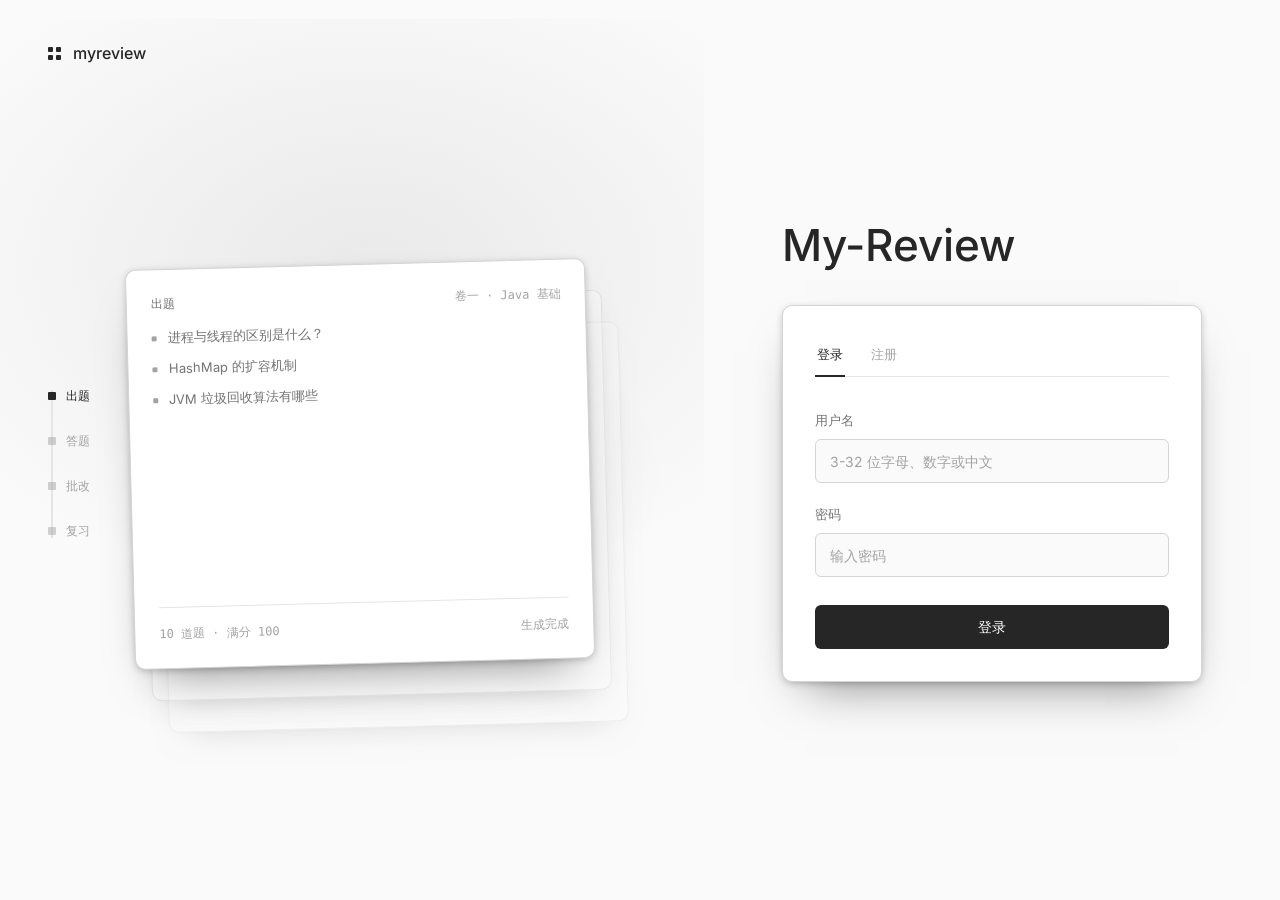
<file: src/main/resources/static/index.html>
<!DOCTYPE html>
<html lang="zh-CN">
<head>
  <meta charset="UTF-8" />
  <meta name="viewport" content="width=device-width, initial-scale=1.0" />
  <script>try{var t=localStorage.getItem("mr.theme");if(t==="light"||t==="dark")document.documentElement.dataset.theme=t}catch(e){}</script>
  <title>MyReview · 面试练习工作台</title>
  <link rel="icon" href="data:image/svg+xml,%3Csvg xmlns='http://www.w3.org/2000/svg' viewBox='0 0 64 64'%3E%3Crect width='64' height='64' rx='14' fill='%23161513'/%3E%3Crect x='16' y='16' width='13' height='13' rx='2' fill='%23d9a05b'/%3E%3Crect x='35' y='16' width='13' height='13' rx='2' fill='%23d9a05b'/%3E%3Crect x='16' y='35' width='13' height='13' rx='2' fill='%23d9a05b'/%3E%3Crect x='35' y='35' width='13' height='13' rx='2' fill='%23d9a05b'/%3E%3C/svg%3E" />
  <link rel="stylesheet" href="css/app.css?v=20261120f" />
</head>
<body>
  <div class="layout">
    <aside class="sidebar">
      <div class="brand">
        <div class="brand-icon"><span class="brand-mark"><i></i><i></i><i></i><i></i></span></div>
        <div class="brand-text">
          <strong>myreview</strong>
          <span>面试练习工作台</span>
        </div>
      </div>
      <nav class="nav" id="nav"></nav>
      <div class="user-panel" id="user-panel"></div>
    </aside>

    <main class="content" id="view"></main>
  </div>

  <script src="js/icons.js?v=20261105s"></script>
  <script src="js/speech.js?v=20261105s"></script>
  <script src="js/app.js?v=20261118b"></script>
</body>
</html>
</file>
<file: src/main/resources/static/css/app.css>
/* ============================================================
   MyReview —— ReUI 仪表盘语言（光暗双主题）
   Inter + 等宽数字、shadcn 中性阶、卡片 10px / 控件 6px、
   KPI 大数字 + 涨跌 chip、软底状态徽章、按钮按下位移 1px。
   间距全部 4px 网格；动效一条曲线（反馈 150ms / 进场 300ms）。
   浅色为默认，深色跟随系统或 [data-theme="dark"]。
   ------------------------------------------------------------
   九层规则（改动按此顺序）：
   1 间距   一切落在 4px 网格；同类同尺寸；组内紧、组间松
   2 色彩   shadcn 中性阶 + 语义色（绿/琥珀/红/蓝只承载含义）；主操作=墨色
   3 图标   全部 icons.js 线性 SVG，currentColor，一档尺寸，颜色随文字角色
   4 文案   见 HTML/JS；CSS 只管展示（无大写宽字距、无斜体强调）
   5 字体   Inter（拉丁/数字）+ 系统中文；数字=等宽；字重 400/500/600
   6 布局   侧栏 252 + 流式内容；页头/卡片保持应用比例
   7 细节   嵌套圆角=外圆角-内边距；计数走等宽文本；焦点环可见
   8 视觉   平面 + 发丝线；只浮层带软影；无大面积光效
   9 动效   一条曲线；hover 提亮，按下 translateY(1px)；无循环装饰动画
   ============================================================ */

/* ------------------------------------------------------------
   1. 设计变量
   ------------------------------------------------------------ */
:root {
  /* 字号阶梯（设置页三档字号改的就是这组变量） */
  --fs-xs:   11px;    /* 徽章、脚注、时间戳 */
  --fs-sm:   12px;    /* 次要标签、小按钮 */
  --fs-md:   13px;    /* 知识点名、列表项、表格 */
  --fs-base: 14px;    /* 正文：题目、参考答案、记事本、点评 */
  --fs-lg:   15px;    /* 面板标题 */
  --fs-xl:   19px;    /* 页头标题 */
  --fs-2xl:  24px;    /* 大数字 */

  /* 中性阶（ReUI 口径）：浅色为默认，深色见文末 [data-theme="dark"] */
  --room-deep:  #fafafa;   /* 页面底；主按钮上的反白字也用它 */
  --room-bg:    #fafafa;
  --room-card:  #ffffff;
  --room-raise: #f5f5f5;

  /* 文字：主 / 次 / 弱，只用这三档 */
  --text:   #262626;
  --text-2: #737373;
  --text-3: #a3a3a3;

  /* 发丝线 */
  --line:   #e5e5e5;
  --line-2: #d4d4d4;

  /* 墨色主操作：选中 / 焦点 / 主按钮同墨；语义色只承载含义 */
  --accent:      #262626;
  --accent-soft: rgba(38, 38, 38, .08);

  /* 语义色（压进色板，只承载含义）+ 软底 */
  --ok:   #00875a;
  --warn: #b45309;
  --bad:  #c02626;
  --info: #2563eb;
  --ok-soft:   rgba(0, 135, 90, .10);
  --warn-soft: rgba(180, 83, 9, .11);
  --bad-soft:  rgba(192, 38, 38, .10);
  --info-soft: rgba(37, 99, 235, .10);

  /* 受光边：新版为平面，占位保留（列表里不能是 none） */
  --catch: inset 0 0 0 rgba(0, 0, 0, 0);

  /* 几何：卡片 10px / 控件 6px */
  --r-xs: 4px;
  --r-sm: 5px;
  --r-md: 6px;
  --r-lg: 8px;
  --r-xl: 10px;
  --sidebar-w: 252px;
  /* 吸顶 mini 条的高度：条本身定高就是它，粘性元素的 top 统一按它让位 */
  --mini-head-h: 44px;

  /* 字体：Inter（拉丁/数字）+ 系统中文；题面/作答同栈；数字等宽 */
  --font: "Inter", "PingFang SC", "Microsoft YaHei UI", "Microsoft YaHei",
          -apple-system, "Segoe UI", sans-serif;
  --font-read: "Inter", "PingFang SC", "Microsoft YaHei UI", "Microsoft YaHei",
               -apple-system, "Segoe UI", sans-serif;
  --mono: "JetBrains Mono", "Cascadia Mono", Consolas, ui-monospace, monospace;

  /* 动效：一条曲线，两档时长 */
  --ease: cubic-bezier(.22, 1, .36, 1);
  --dur-fast: 150ms;
  --dur: 300ms;

  /* 深度：平面 + 发丝线；只有浮层带软影 */
  --shadow-float: 0 24px 64px -24px rgba(0, 0, 0, .12);
  --shadow-stuck: 0 12px 32px -18px rgba(0, 0, 0, .10);
  --shadow-card: 0 1px 2px rgba(0, 0, 0, .04), 0 8px 24px -12px rgba(0, 0, 0, .08);
}

/* 深色主题：跟随系统（未显式指定时）+ 手动 [data-theme="dark"] */
@media (prefers-color-scheme: dark) {
  :root:not([data-theme="light"]) {
    --room-deep:  #0a0a0a;
    --room-bg:    #0a0a0a;
    --room-card:  #171717;
    --room-raise: #202020;
    --text:   #fafafa;
    --text-2: #a3a3a3;
    --text-3: #737373;
    --line:   rgba(255, 255, 255, .10);
    --line-2: rgba(255, 255, 255, .18);
    --accent:      #fafafa;
    --accent-soft: rgba(250, 250, 250, .10);
    --ok:   #00d294; --ok-soft:   rgba(0, 210, 148, .13);
    --warn: #fcbb00; --warn-soft: rgba(252, 187, 0, .12);
    --bad:  #ff6b6b; --bad-soft:  rgba(255, 107, 107, .12);
    --info: #6aa5ff; --info-soft: rgba(106, 165, 255, .13);
    --shadow-float: 0 24px 64px -24px rgba(0, 0, 0, .7);
    --shadow-stuck: 0 12px 32px -18px rgba(0, 0, 0, .6);
    --shadow-card: 0 1px 0 rgba(255, 255, 255, .04), 0 16px 40px -20px rgba(0, 0, 0, .7);
  }
}
:root[data-theme="dark"] {
  --room-deep:  #0a0a0a;
  --room-bg:    #0a0a0a;
  --room-card:  #171717;
  --room-raise: #202020;
  --text:   #fafafa;
  --text-2: #a3a3a3;
  --text-3: #737373;
  --line:   rgba(255, 255, 255, .10);
  --line-2: rgba(255, 255, 255, .18);
  --accent:      #fafafa;
  --accent-soft: rgba(250, 250, 250, .10);
  --ok:   #00d294; --ok-soft:   rgba(0, 210, 148, .13);
  --warn: #fcbb00; --warn-soft: rgba(252, 187, 0, .12);
  --bad:  #ff6b6b; --bad-soft:  rgba(255, 107, 107, .12);
  --info: #6aa5ff; --info-soft: rgba(106, 165, 255, .13);
  --shadow-float: 0 24px 64px -24px rgba(0, 0, 0, .7);
  --shadow-stuck: 0 12px 32px -18px rgba(0, 0, 0, .6);
  --shadow-card: 0 1px 0 rgba(255, 255, 255, .04), 0 16px 40px -20px rgba(0, 0, 0, .7);
}

html[data-fs="small"] {
  --fs-xs: 10.5px; --fs-sm: 11.5px; --fs-md: 12.5px; --fs-base: 13px;
  --fs-lg: 14px; --fs-xl: 17.5px; --fs-2xl: 22px;
}
html[data-fs="large"] {
  --fs-xs: 12px; --fs-sm: 13px; --fs-md: 14px; --fs-base: 15.5px;
  --fs-lg: 17px; --fs-xl: 21px; --fs-2xl: 27px;
}

/* ------------------------------------------------------------
   2. 基底
   ------------------------------------------------------------ */
* { box-sizing: border-box; }
html, body { margin: 0; padding: 0; min-height: 100%; }
html {
  scroll-behavior: smooth;
  /* 滚动时内容高度变化会触发浏览器的滚动锚定，进而反馈成抖动——关掉它 */
  overflow-anchor: none;
  color-scheme: light;
}
:root[data-theme="dark"] { color-scheme: dark; }
@media (prefers-color-scheme: dark) {
  :root:not([data-theme="light"]) { color-scheme: dark; }
}

/* Inter：拉丁/数字可变字重（本地 woff2，离线可用）；中文走系统栈 */
@font-face {
  font-family: "Inter";
  font-style: normal;
  font-weight: 400;
  font-display: swap;
  src: url("../fonts/inter-latin-400.woff2") format("woff2");
  unicode-range: U+0000-00FF, U+0131, U+0152-0153, U+2000-206F, U+2074, U+20AC, U+2122, U+2191, U+2193, U+2212, U+2215;
}
@font-face {
  font-family: "Inter";
  font-style: normal;
  font-weight: 400;
  font-display: swap;
  src: url("../fonts/inter-latinext-400.woff2") format("woff2");
  unicode-range: U+0100-02AF, U+0304, U+0308, U+0329, U+1E00-1E9F, U+1EF2-1EFF, U+2020, U+20A0-20AB, U+20AD-20C0, U+2113, U+2C60-2C7F, U+A720-A7FF;
}
@font-face {
  font-family: "Inter";
  font-style: normal;
  font-weight: 500;
  font-display: swap;
  src: url("../fonts/inter-latin-500.woff2") format("woff2");
  unicode-range: U+0000-00FF, U+0131, U+0152-0153, U+2000-206F, U+2074, U+20AC, U+2122, U+2191, U+2193, U+2212, U+2215;
}
@font-face {
  font-family: "Inter";
  font-style: normal;
  font-weight: 500;
  font-display: swap;
  src: url("../fonts/inter-latinext-500.woff2") format("woff2");
  unicode-range: U+0100-02AF, U+0304, U+0308, U+0329, U+1E00-1E9F, U+1EF2-1EFF, U+2020, U+20A0-20AB, U+20AD-20C0, U+2113, U+2C60-2C7F, U+A720-A7FF;
}
@font-face {
  font-family: "Inter";
  font-style: normal;
  font-weight: 600;
  font-display: swap;
  src: url("../fonts/inter-latin-600.woff2") format("woff2");
  unicode-range: U+0000-00FF, U+0131, U+0152-0153, U+2000-206F, U+2074, U+20AC, U+2122, U+2191, U+2193, U+2212, U+2215;
}
@font-face {
  font-family: "Inter";
  font-style: normal;
  font-weight: 600;
  font-display: swap;
  src: url("../fonts/inter-latinext-600.woff2") format("woff2");
  unicode-range: U+0100-02AF, U+0304, U+0308, U+0329, U+1E00-1E9F, U+1EF2-1EFF, U+2020, U+20A0-20AB, U+20AD-20C0, U+2113, U+2C60-2C7F, U+A720-A7FF;
}

body {
  font-family: var(--font);
  color: var(--text);
  font-size: var(--fs-base);
  font-weight: 400;
  letter-spacing: 0;
  /* 禁止浏览器合成粗体：中文合成粗体是“又粗又糊”的主要来源 */
  font-synthesis: none;
  line-height: 1.7;
  background-color: var(--room-bg);
  -webkit-font-smoothing: antialiased;
  text-rendering: optimizeLegibility;
}

::selection { background: var(--accent-soft); color: var(--text); }

/* 数字一律等宽，避免跳动 */
.num, .kpi-val, .score-big, .qnav-btn, .s-value, .tab-badge {
  font-variant-numeric: tabular-nums;
}

/* 细滚动条 */
* { scrollbar-width: thin; scrollbar-color: var(--line-2) transparent; }
*::-webkit-scrollbar { width: 10px; height: 10px; }
*::-webkit-scrollbar-thumb {
  background: var(--line-2);
  border-radius: 8px;
  border: 3px solid transparent;
  background-clip: content-box;
}
*::-webkit-scrollbar-thumb:hover { background: var(--text-3); background-clip: content-box; }
*::-webkit-scrollbar-track { background: transparent; }

a { color: inherit; }
:focus-visible {
  outline: 2px solid var(--accent);
  outline-offset: 2px;
}
code {
  font-family: var(--mono);
  font-size: .95em;
  background: var(--room-raise);
  border-radius: var(--r-xs);
  padding: 1px 6px;
}

/* ------------------------------------------------------------
   3. 布局：侧栏 + 主内容
   ------------------------------------------------------------ */
.layout {
  display: flex;
  gap: 16px;
  min-height: 100vh;
  max-width: 2400px;
  margin: 0 auto;
  padding: 10px;
}

/* 侧栏：房间最深处，发丝线收边，无阴影 */
.sidebar {
  width: var(--sidebar-w);
  flex-shrink: 0;
  position: sticky;
  top: 10px;
  height: calc(100vh - 20px);
  display: flex;
  flex-direction: column;
  background: var(--room-deep);
  border: 1px solid var(--line);
  border-radius: var(--r-xl);
  overflow: hidden;
}

/* 品牌：OMR 定位块标记 + 产品名 */
.brand {
  display: flex;
  align-items: center;
  gap: 12px;
  padding: 24px 20px 18px;
}
.brand-icon {
  width: 38px;
  height: 38px;
  flex-shrink: 0;
  display: grid;
  place-items: center;
  border-radius: var(--r-md);
  background: var(--room-raise);
  border: 1px solid var(--line);
}
/* 签名细节：答题卡 OMR 定位块——四块方标 */
.brand-mark {
  display: grid;
  grid-template-columns: repeat(2, 5px);
  grid-template-rows: repeat(2, 5px);
  gap: 3px;
}
.brand-mark i {
  background: var(--accent);
  border-radius: 1px;
}
.brand-text {
  display: flex;
  flex-direction: column;
  line-height: 1.35;
  min-width: 0;
}
.brand-text strong {
  font-size: var(--fs-md);
  font-weight: 500;
  letter-spacing: 0;
  color: var(--text);
}
.brand-text span {
  margin-top: 2px;
  font-size: 10.5px;
  font-weight: 400;
  letter-spacing: .04em;
  color: var(--text-3);
}

/* 导航：行高 36、行距 2、图标一列、标签一行 */
.nav {
  flex: 1;
  padding: 4px 14px 14px;
  display: flex;
  flex-direction: column;
  gap: 2px;
  overflow-y: auto;
}
.nav-section {
  padding: 24px 12px 8px;
  font-size: var(--fs-xs);
  font-weight: 500;
  letter-spacing: 0;
  color: var(--text-3);
}
.nav-item {
  display: flex;
  align-items: center;
  gap: 10px;
  height: 36px;
  padding: 0 12px;
  border-radius: var(--r-md);
  color: var(--text-2);
  text-decoration: none;
  font-size: var(--fs-md);
  font-weight: 400;
  transition: background-color var(--dur-fast) var(--ease), color var(--dur-fast) var(--ease);
}
.nav-item:hover {
  background: var(--room-raise);
  color: var(--text);
}
/* 选中：一步表面 + 琥珀图标（选中是强调色仅有的几处落点之一） */
.nav-item.active {
  background: var(--room-raise);
  color: var(--text);
  font-weight: 500;
}
.nav-icon {
  width: 20px;
  display: flex;
  align-items: center;
  justify-content: center;
  flex-shrink: 0;
  color: var(--text-3);
}
.nav-item:hover .nav-icon { color: var(--text-2); }
.nav-item.active .nav-icon { color: var(--accent); }

/* 侧栏底部用户条 */
.user-panel { padding: 14px; }
.user-card {
  display: flex;
  align-items: center;
  gap: 10px;
  padding: 10px;
  border-radius: var(--r-lg);
  border: 1px solid var(--line);
  background: transparent;
  cursor: pointer;
  transition: background-color var(--dur-fast) var(--ease), border-color var(--dur-fast) var(--ease);
}
.user-card:hover {
  background: var(--room-raise);
  border-color: var(--line-2);
}
.user-avatar {
  width: 36px;
  height: 36px;
  flex-shrink: 0;
  display: flex;
  align-items: center;
  justify-content: center;
  border-radius: var(--r-md);
  background: var(--room-raise);
  border: 1px solid var(--line);
  color: var(--text);
  font-weight: 500;
  font-size: var(--fs-md);
}
.user-avatar-img {
  width: 36px;
  height: 36px;
  flex-shrink: 0;
  border-radius: var(--r-md);
  object-fit: cover;
  border: 1px solid var(--line);
}
.user-meta { flex: 1; min-width: 0; }
.user-name {
  font-size: var(--fs-md);
  font-weight: 500;
  line-height: 1.35;
  color: var(--text);
  overflow: hidden;
  text-overflow: ellipsis;
  white-space: nowrap;
}
.user-sub {
  font-family: var(--mono);
  font-size: 10.5px;
  letter-spacing: .02em;
  color: var(--text-3);
  overflow: hidden;
  text-overflow: ellipsis;
  white-space: nowrap;
}
.user-menu-btn {
  flex-shrink: 0;
  width: 30px;
  height: 30px;
  display: grid;
  place-items: center;
  border: 0;
  border-radius: var(--r-md);
  background: transparent;
  color: var(--text-3);
  cursor: pointer;
  transition: background-color var(--dur-fast) var(--ease), color var(--dur-fast) var(--ease);
}
.user-menu-btn:hover {
  background: var(--room-raise);
  color: var(--bad);
}

.content {
  flex: 1;
  min-width: 0;
  padding: 12px 8px 56px 0;
}

/* 未登录：整页让位给登录卡片 */
body.auth-mode .layout { display: block; padding: 0; }
body.auth-mode .sidebar { display: none; }
body.auth-mode .content {
  min-height: 100vh;
  display: flex;
  align-items: center;
  justify-content: center;
  padding: 32px;
}

/* 内容进入：整页一次淡入上升（每页唯一的入场） */
.stagger > * {
  animation: rise-in var(--dur) var(--ease) backwards;
}
.stagger > *:nth-child(1) { animation-delay: 0ms; }
.stagger > *:nth-child(2) { animation-delay: 50ms; }
.stagger > *:nth-child(3) { animation-delay: 100ms; }
.stagger > *:nth-child(4) { animation-delay: 150ms; }
.stagger > *:nth-child(5) { animation-delay: 200ms; }
.stagger > *:nth-child(n+6) { animation-delay: 250ms; }
@keyframes rise-in {
  from { opacity: 0; transform: translateY(10px); }
  to   { opacity: 1; transform: none; }
}

/* 吸顶后占据的那段空间：高度由 JS 写入，内容位置保持不变 */
.sticky-head-spacer { flex: none; }

/* ------------------------------------------------------------
   4. 页头
   ------------------------------------------------------------ */
/*
 * 页头吸顶：滚过页头原始位置后收成 mini 条（标题缩小、描述收起），
 * 操作按钮保持可点。mini 条固定在主内容区上方，深色毛玻璃 + 发丝线。
 */
.page-head,
.session-head {
  z-index: 60;
}

.page-head {
  display: flex;
  align-items: flex-end;
  gap: 20px;
  margin: 8px 0 24px;
  flex-wrap: wrap;
}
.page-head .ph-main {
  flex: 1;
  min-width: 240px;
}
/* 眉标：安静的等宽小注（不大写、不宽字距、不加粗） */
.eyebrow {
  display: inline-flex;
  align-items: center;
  margin-bottom: 8px;
  color: var(--text-3);
  font-family: var(--mono);
  font-size: var(--fs-xs);
  font-weight: 400;
  letter-spacing: .04em;
  max-height: 26px;
  overflow: hidden;
  transition: max-height var(--dur) var(--ease),
              margin var(--dur) var(--ease),
              opacity var(--dur) var(--ease);
}
.page-head h1 {
  margin: 0;
  font-size: var(--fs-xl);
  font-weight: 500;
  letter-spacing: 0;
  line-height: 1.25;
  transition: font-size var(--dur) var(--ease);
}
.page-head p {
  margin: 8px 0 0;
  color: var(--text-2);
  font-size: var(--fs-base);
  max-width: 74ch;
}
.page-actions {
  display: flex;
  gap: 8px;
  align-items: center;
  flex-wrap: wrap;
}

/* mini 条：定高 = --mini-head-h，所有吸顶件按它让位就不会互相压叠 */
.page-head.mini,
.session-head.mini {
  position: fixed;
  top: 0;
  left: calc(var(--sidebar-w) + 14px);
  right: 0;
  height: var(--mini-head-h);
  margin: 0;
  padding: 0 12px;
  background: color-mix(in srgb, var(--room-card) 92%, transparent);
  border: 0;
  border-bottom: 1px solid var(--line-2);
  border-radius: 0 0 var(--r-md) var(--r-md);
  box-shadow: var(--catch), var(--shadow-stuck);
  backdrop-filter: blur(16px);
  -webkit-backdrop-filter: blur(16px);
  /* 条会挡住点击——只有内容自己接事件 */
  pointer-events: none;
}
.page-head.mini > *,
.session-head.mini > * { pointer-events: auto; }

/* mini 条：字号收一档；定高条里垂直居中 */
.page-head.mini { align-items: center; }
.page-head.mini h1 { font-size: 16px; }
/* 必须 display:none：inline-flex 即使压成 0 高，仍会占一个 line box，把标题顶下去 */
.page-head.mini .eyebrow { display: none; }
.page-head.mini p { display: none; }
.page-head.mini .page-actions { gap: 8px; }
.page-head.mini .page-actions .btn { padding: 6px 12px; font-size: var(--fs-sm); }

/* ------------------------------------------------------------
   5. 网格与卡片
   ------------------------------------------------------------ */
.stagger {
  display: grid;
  grid-template-columns: repeat(12, minmax(0, 1fr));
  gap: 20px;
  align-items: start;
}
.stagger > * {
  grid-column: span 12;
  min-width: 0;
}

.span-4 { grid-column: span 4; }
.span-5 { grid-column: span 5; }
.span-6 { grid-column: span 6; }
.span-7 { grid-column: span 7; }
.span-8 { grid-column: span 8; }
.span-12 { grid-column: span 12; }

/*
 * 受光面：台灯从上方打下来，朝上的边吃到一线暖光——
   * 这束光就是「深夜自习室」的氛围来源，全站每个面都吃这线光。
   */
.card, .panel, .item-card, .question-card, .kpi, .stat-item,
.drawer, .note-rail-box, .study-point, .soon-card, .tbl-wrap,
.profile-card, .fe-card, .sum-block, .exam-opts, .qnav {
  box-shadow: var(--catch);
}

/* 卡片：房间里的暗面板，发丝线收边，hover 只提一档边线 */
.card {
  position: relative;
  background: var(--room-card);
  border: 1px solid var(--line);
  border-radius: var(--r-xl);
  padding: 24px;
  min-width: 0;
  transition: border-color var(--dur-fast) var(--ease);
}
.card:hover { border-color: var(--line-2); }

/* 标题行：主副标题之间 12px（同类行统一），图标与文字 8px */
.card > h2,
.panel > h3 {
  display: flex;
  align-items: center;
  gap: 12px;
  flex-wrap: wrap;
  margin: 0 0 16px;
  font-size: var(--fs-lg);
  font-weight: 500;
  letter-spacing: 0;
  line-height: 1.4;
}
.card > h2 .sub,
.panel > h3 .muted { font-weight: 400; }

.sub {
  font-family: var(--mono);
  font-size: var(--fs-sm);
  color: var(--text-3);
  font-weight: 400;
  font-variant-numeric: tabular-nums;
}
.muted { color: var(--text-3); }
.count {
  font-family: var(--mono);
  font-size: var(--fs-xs);
  color: var(--text-3);
}
.spacer { margin-left: auto; }

/* 图标占位盒：svg 收进 flex 盒里垂直居中（行内基线会被行盒顶高） */
.ib {
  display: inline-flex;
  align-items: center;
  flex-shrink: 0;
}

/* 可折叠面板 */
.panel {
  position: relative;
  background: var(--room-card);
  border: 1px solid var(--line);
  border-radius: var(--r-lg);
  padding: 20px;
  min-width: 0;
}
.panel > h3 { margin-bottom: 12px; }
.panel-toggle {
  margin-left: auto;
  padding: 4px 10px;
  border: 1px solid var(--line);
  border-radius: var(--r-sm);
  background: transparent;
  color: var(--text-3);
  font: inherit;
  font-size: var(--fs-xs);
  font-weight: 500;
  cursor: pointer;
  transition: background-color var(--dur-fast) var(--ease), color var(--dur-fast) var(--ease);
}
.panel-toggle:hover {
  background: var(--room-raise);
  color: var(--text-2);
}
.panel.collapsed .panel-content { display: none; }
/* 面板变体只差一档表面，不再用色相渐变 */
.panel-accent { background: var(--room-raise); }
.panel-success { background: var(--room-raise); }
.panel-neutral { background: var(--room-card); }

.cols-2 {
  display: grid;
  grid-template-columns: repeat(2, minmax(0, 1fr));
  gap: 16px;
}
.cols-3 {
  display: grid;
  grid-template-columns: repeat(3, minmax(0, 1fr));
  gap: 16px;
}

/* ------------------------------------------------------------
   6. 按钮 / 链接 / 分段控件
   ------------------------------------------------------------ */
/*
 * 按钮家族只有一档安静描边 + 一档主操作（墨底反白字）。
 * hover 提亮一档，按下 translateY(1px)，无发光。
 */
.btn {
  display: inline-flex;
  align-items: center;
  justify-content: center;
  gap: 8px;
  padding: 8px 14px;
  border: 1px solid var(--line-2);
  border-radius: var(--r-md);
  background: var(--room-card);
  color: var(--text-2);
  font-family: var(--font);
  font-size: var(--fs-md);
  font-weight: 500;
  line-height: 1.35;
  text-decoration: none;
  white-space: nowrap;
  cursor: pointer;
  transition: background-color var(--dur-fast) var(--ease),
              border-color var(--dur-fast) var(--ease),
              color var(--dur-fast) var(--ease),
              transform var(--dur-fast) var(--ease);
}
.btn:hover:not(:disabled) {
  background: var(--room-raise);
  border-color: var(--line-2);
  color: var(--text);
}
.btn:active:not(:disabled) { transform: translateY(1px); }
.btn svg { flex-shrink: 0; }

/* 主操作：墨底反白字（shadcn primary） */
.btn-primary,
.btn-strong,
.btn-success {
  background: var(--accent);
  border-color: var(--accent);
  color: var(--room-deep);
  font-weight: 500;
}
.btn-primary:hover:not(:disabled),
.btn-strong:hover:not(:disabled),
.btn-success:hover:not(:disabled) {
  opacity: .92;
  background: var(--accent);
  border-color: var(--accent);
  color: var(--room-deep);
}
.btn-primary:active:not(:disabled),
.btn-strong:active:not(:disabled),
.btn-success:active:not(:disabled) {
  transform: translateY(1px);
  opacity: .88;
}

/* 危险操作：红字红描边 */
.btn-danger {
  border-color: var(--bad);
  color: var(--bad);
}
.btn-danger:hover:not(:disabled) {
  background: var(--bad-soft);
  border-color: var(--bad);
  color: var(--bad);
}

/* 纯文字按钮 */
.btn-quiet {
  border-color: transparent;
  color: var(--text-3);
  background: transparent;
}
.btn-quiet:hover:not(:disabled) {
  background: var(--room-raise);
  border-color: transparent;
  color: var(--text-2);
}

/* 情景别名全部落回上面两档（不再各配一套颜色） */
.btn-ghost,
.btn-fjord,
.btn-soft,
.btn-warning { /* = 默认描边档 */ }
.btn-ghost:hover:not(:disabled),
.btn-fjord:hover:not(:disabled),
.btn-soft:hover:not(:disabled),
.btn-warning:hover:not(:disabled) {
  background: var(--room-raise);
  color: var(--text);
}

.btn-sm {
  padding: 6px 10px;
  border-radius: var(--r-md);
  font-size: var(--fs-sm);
}
.btn-lg {
  padding: 10px 18px;
  border-radius: var(--r-lg);
  font-size: var(--fs-base);
}
.btn[disabled], .btn:disabled {
  opacity: .45;
  cursor: not-allowed;
  transform: none !important;
}
/* 切换态（工具开关）：一步表面 + 琥珀字 */
.btn.active {
  background: var(--room-raise);
  border-color: var(--line-2);
  color: var(--accent);
}
.btn-row {
  display: flex;
  align-items: center;
  gap: 8px;
  flex-wrap: wrap;
  margin-top: 16px;
}

.link {
  display: inline-flex;
  align-items: center;
  gap: 4px;
  padding: 0;
  border: 0;
  background: none;
  color: var(--info);
  font: inherit;
  font-size: var(--fs-md);
  font-weight: 500;
  text-decoration: none;
  cursor: pointer;
}
.link:hover {
  color: var(--text);
  text-decoration: underline;
  text-underline-offset: 3px;
}

/* 分段控件：凹槽底 + 选中一步表面 */
.seg {
  display: inline-flex;
  flex-wrap: wrap;
  gap: 4px;
  width: fit-content;
  max-width: 100%;
  align-self: flex-start;
  padding: 4px;
  background: var(--room-deep);
  border: 1px solid var(--line);
  border-radius: var(--r-lg);
}
.seg button, .seg a {
  display: inline-flex;
  align-items: center;
  justify-content: center;
  gap: 6px;
  padding: 6px 12px;
  border: 0;
  border-radius: var(--r-md);
  background: transparent;
  color: var(--text-3);
  font: inherit;
  font-size: var(--fs-sm);
  font-weight: 500;
  text-decoration: none;
  white-space: nowrap;
  cursor: pointer;
  transition: background-color var(--dur-fast) var(--ease), color var(--dur-fast) var(--ease);
}
.seg button:not(.active):hover,
.seg a:not(.active):hover {
  background: var(--room-raise);
  color: var(--text-2);
}
.seg button:active, .seg a:active { transform: scale(.98); }
.seg button.active, .seg a.active {
  background: var(--room-raise);
  color: var(--text);
  box-shadow: inset 0 0 0 1px var(--line-2);
}
select.btn {
  appearance: auto;
  padding-right: 12px;
}

/* ------------------------------------------------------------
   7. 徽章 / 标签 / 状态点
   ------------------------------------------------------------ */
/* 徽章：软底语义小签（shadcn badge），语义色上文字 + 10% 软底 */
.badge {
  display: inline-flex;
  align-items: center;
  gap: 5px;
  padding: 2px 8px;
  border-radius: 5px;
  border: 1px solid transparent;
  background: var(--room-raise);
  color: var(--text-2);
  font-family: var(--font);
  font-size: var(--fs-xs);
  font-weight: 500;
  line-height: 1.5;
  letter-spacing: 0;
  white-space: nowrap;
}
.badge-blue   { color: var(--info); background: var(--info-soft); }
.badge-green  { color: var(--ok); background: var(--ok-soft); }
.badge-orange { color: var(--warn); background: var(--warn-soft); }
.badge-purple { color: var(--text-2); background: var(--room-raise); }
.badge-red    { color: var(--bad); background: var(--bad-soft); }
.badge-gray   { color: var(--text-3); background: var(--room-raise); }

.tier-chip {
  display: inline-flex;
  align-items: center;
  padding: 2px 8px;
  border-radius: 5px;
  border: 1px solid transparent;
  background: var(--room-raise);
  color: var(--text-2);
  font-family: var(--font);
  font-size: var(--fs-xs);
  font-weight: 500;
  letter-spacing: 0;
  white-space: nowrap;
}
.tier-chip.tier-base  { color: var(--ok); background: var(--ok-soft); }
.tier-chip.tier-mid   { color: var(--info); background: var(--info-soft); }
.tier-chip.tier-major { color: var(--bad); background: var(--bad-soft); }

.pts-chip, .score-chip {
  display: inline-flex;
  align-items: center;
  gap: 4px;
  padding: 2px 8px;
  border-radius: 5px;
  border: 1px solid var(--line);
  background: transparent;
  font-family: var(--mono);
  font-size: var(--fs-xs);
  font-weight: 500;
  letter-spacing: 0;
  white-space: nowrap;
  font-variant-numeric: tabular-nums;
}
.pts-chip { color: var(--text-3); }
.score-chip { color: var(--text-2); }
.score-chip.score-high { color: var(--ok); background: var(--ok-soft); border-color: transparent; }
.score-chip.score-mid  { color: var(--text-2); }
.score-chip.score-low  { color: var(--bad); background: var(--bad-soft); border-color: transparent; }

.score-high { color: var(--ok); }
.score-mid  { color: var(--text-2); }
.score-low  { color: var(--bad); }

.score-row {
  display: flex;
  align-items: baseline;
  gap: 8px;
  flex-wrap: wrap;
  margin-top: 2px;
}
.score-big {
  font-family: var(--mono);
  font-size: var(--fs-2xl);
  font-weight: 500;
  letter-spacing: 0;
  line-height: 1;
}
.score-max {
  font-family: var(--mono);
  font-size: var(--fs-lg);
  font-weight: 400;
  color: var(--text-3);
}

.dim-chip {
  display: inline-flex;
  align-items: center;
  gap: 6px;
  padding: 3px 10px;
  border-radius: var(--r-sm);
  background: var(--room-raise);
  border: 1px solid var(--line);
  font-family: var(--mono);
  font-size: var(--fs-xs);
  color: var(--text-3);
}
.dim-chip b { color: var(--text-2); font-weight: 500; }
.dims {
  display: flex;
  gap: 8px;
  flex-wrap: wrap;
}

/* 状态点：小方点（答题卡 OMR 块的近亲），圆点只留给语义状态 */
.dot {
  display: inline-block;
  width: 8px;
  height: 8px;
  margin-right: 7px;
  border-radius: 50%;
  background: var(--text-3);
  vertical-align: middle;
}
.dot-red    { background: var(--bad); }
.dot-orange { background: var(--warn); }
.dot-gray   { background: var(--text-3); }
.dot-violet { background: var(--text-2); }

.tag-list {
  display: flex;
  flex-wrap: wrap;
  gap: 8px;
}
.tag {
  display: inline-flex;
  align-items: center;
  padding: 2px 10px;
  border-radius: var(--r-sm);
  background: var(--room-raise);
  border: 1px solid var(--line);
  color: var(--text-2);
  font-family: var(--mono);
  font-size: var(--fs-xs);
  font-weight: 400;
}
.tag.ok    { color: var(--ok); border-color: var(--ok); }
.tag.weak  { color: var(--bad); border-color: var(--bad); }
.tag.muted { color: var(--text-3); }

/* ------------------------------------------------------------
   8. 表单
   ------------------------------------------------------------ */
.form-grid {
  display: grid;
  grid-template-columns: repeat(2, minmax(0, 1fr));
  gap: 16px 20px;
}
.field {
  display: flex;
  flex-direction: column;
  gap: 8px;
  min-width: 0;
}
.field.full { grid-column: 1 / -1; }
.field label {
  display: flex;
  align-items: center;
  gap: 8px;
  flex-wrap: wrap;
  font-size: var(--fs-sm);
  font-weight: 500;
  color: var(--text-2);
}
.req { color: var(--bad); }
.hint-inline {
  font-size: var(--fs-xs);
  font-weight: 400;
  color: var(--text-3);
}

input[type="text"],
input[type="password"],
input[type="number"],
input[type="search"],
select,
textarea {
  width: 100%;
  height: 40px;
  padding: 0 14px;
  border: 1px solid var(--line-2);
  border-radius: var(--r-md);
  background: var(--room-deep);
  color: var(--text);
  font-family: var(--font);
  font-size: var(--fs-md);
  line-height: 1.6;
  transition: border-color var(--dur-fast) var(--ease),
              background-color var(--dur-fast) var(--ease),
              box-shadow var(--dur-fast) var(--ease);
}
textarea {
  height: auto;
  min-height: 100px;
  padding: 12px 14px;
  resize: vertical;
  line-height: 1.8;
}
textarea.tall { min-height: 150px; }
input::placeholder, textarea::placeholder { color: var(--text-3); opacity: .7; }
input:hover:not(:focus),
select:hover:not(:focus),
textarea:hover:not(:focus) { border-color: var(--line-2); }
input:focus, select:focus, textarea:focus {
  outline: none;
  background: var(--room-raise);
  border-color: var(--accent);
  box-shadow: 0 0 0 3px var(--accent-soft);
}

select {
  appearance: none;
  padding-right: 36px;
  background-image:
    linear-gradient(45deg, transparent 50%, var(--text-3) 50%),
    linear-gradient(135deg, var(--text-3) 50%, transparent 50%);
  background-position: calc(100% - 18px) 50%, calc(100% - 13px) 50%;
  background-size: 5px 5px, 5px 5px;
  background-repeat: no-repeat;
  cursor: pointer;
}
.field .tip,
.tip {
  font-size: var(--fs-sm);
  color: var(--text-3);
}
.hint {
  font-size: var(--fs-sm);
  color: var(--text-3);
  line-height: 1.7;
}
.hint.ok { color: var(--ok); }
.hint.warn { color: var(--accent); }
.inline-row {
  display: flex;
  align-items: center;
  gap: 8px;
  flex-wrap: wrap;
}
.inline-row > select, .inline-row > input {
  flex: 1 1 180px;
  width: auto;
}
.save-bar {
  display: flex;
  align-items: center;
  gap: 12px;
  margin-top: 20px;
}
.save-ok {
  color: var(--ok);
  font-size: var(--fs-sm);
  font-weight: 500;
}

/* ------------------------------------------------------------
   9. 空态 / 错误 / 进度
   ------------------------------------------------------------ */
.empty {
  display: flex;
  flex-direction: column;
  align-items: center;
  justify-content: center;
  gap: 12px;
  padding: 40px 20px;
  border-radius: var(--r-lg);
  color: var(--text-3);
  text-align: center;
}
.empty-icon {
  width: 52px;
  height: 52px;
  display: grid;
  place-items: center;
  border-radius: var(--r-lg);
  background: var(--room-raise);
  border: 1px solid var(--line);
  color: var(--text-3);
}
.empty-title {
  font-size: var(--fs-md);
  font-weight: 500;
  color: var(--text-2);
}

.progress-box { padding: 8px 0 4px; }
.progress-line {
  display: flex;
  justify-content: space-between;
  gap: 12px;
  font-size: var(--fs-md);
  color: var(--text-2);
  margin-bottom: 8px;
}
.progress-track {
  height: 4px;
  border-radius: 2px;
  background: var(--room-raise);
  overflow: hidden;
}
.progress-fill {
  height: 100%;
  border-radius: 2px;
  background: var(--info);
  transition: width var(--dur) var(--ease);
}
.progress-error {
  display: flex;
  align-items: center;
  gap: 8px;
  flex-wrap: wrap;
  margin-top: 12px;
  padding: 10px 14px;
  border-radius: var(--r-md);
  border: 1px solid var(--bad);
  background: var(--bad-soft);
  color: var(--bad);
  font-size: var(--fs-sm);
}
.progress-error .btn { margin-left: auto; }

.progress-strip {
  display: flex;
  align-items: center;
  gap: 12px;
  flex-wrap: wrap;
  padding: 12px 16px;
  border-radius: var(--r-lg);
  background: var(--room-card);
  border: 1px solid var(--line);
  font-size: var(--fs-sm);
  color: var(--text-2);
}
.progress-strip > span {
  display: inline-flex;
  align-items: baseline;
  gap: 4px;
}
.progress-strip b { color: var(--text); font-weight: 500; }
.progress-strip .spacer { margin-left: auto; }
/* 进度条 / 控制区 / 卷内容：正常 8px 节奏（不再用负边距拼缝） */
.progress-strip + .answer-sticky { margin-top: 8px; }
.answer-sticky + .card { margin-top: 12px; }

/* spinner */
.spinner {
  display: inline-block;
  width: 14px;
  height: 14px;
  border: 2px solid var(--line-2);
  border-right-color: transparent;
  border-radius: 50%;
  opacity: .8;
  animation: spin .7s linear infinite;
  flex-shrink: 0;
}
@keyframes spin { to { transform: rotate(360deg); } }

/* ------------------------------------------------------------
   10. 列表 / 表格 / 卡片网格
   ------------------------------------------------------------ */
.list {
  display: flex;
  flex-direction: column;
  gap: 12px;
}

.list-item {
  position: relative;
  display: flex;
  align-items: center;
  gap: 16px;
  padding: 16px;
  background: var(--room-card);
  border: 1px solid var(--line);
  border-radius: var(--r-lg);
  cursor: pointer;
  transition: background-color var(--dur-fast) var(--ease), border-color var(--dur-fast) var(--ease);
}
.list-item:hover {
  background: var(--room-raise);
  border-color: var(--line-2);
}
.li-icon {
  width: 40px;
  height: 40px;
  flex-shrink: 0;
  display: grid;
  place-items: center;
  border-radius: var(--r-md);
  border: 1px solid var(--line);
  background: var(--room-raise);
  color: var(--text-2);
}
.li-main {
  flex: 1;
  min-width: 0;
}
/* 标题行：主副标题 12px */
.li-title {
  display: flex;
  align-items: center;
  gap: 12px;
  flex-wrap: wrap;
  font-size: var(--fs-base);
  font-weight: 500;
  line-height: 1.45;
}
.li-sub {
  display: flex;
  align-items: center;
  gap: 6px;
  flex-wrap: wrap;
  margin-top: 4px;
  font-size: var(--fs-sm);
  color: var(--text-3);
}
.li-stats {
  display: flex;
  align-items: center;
  gap: 16px;
  flex-wrap: wrap;
  font-family: var(--mono);
  font-size: var(--fs-sm);
  color: var(--text-3);
  font-variant-numeric: tabular-nums;
}
.li-stats b {
  color: var(--text-2);
  font-weight: 500;
}

/* 阶段列表：均匀双列卡片（不再错落拼宽） */
.list.stagger {
  display: grid;
  grid-template-columns: repeat(12, minmax(0, 1fr));
  gap: 16px;
}
.list.stagger > .list-item {
  grid-column: span 6;
  align-items: flex-start;
  flex-wrap: wrap;
  padding: 20px;
}
.list.stagger > .list-item .li-stats {
  width: 100%;
  margin-top: 12px;
  padding-top: 12px;
  border-top: 1px solid var(--line);
  justify-content: space-between;
}
.list.stagger > .list-item .li-main { padding-right: 28px; }
.list.stagger > .list-item > .btn-quiet[data-action="delete-stage"] {
  position: absolute;
  top: 12px;
  right: 12px;
  opacity: .5;
}
.list.stagger > .list-item > .btn-quiet[data-action="delete-stage"]:hover { opacity: 1; }

.tbl-wrap {
  overflow-x: auto;
  border: 1px solid var(--line);
  border-radius: var(--r-lg);
  background: var(--room-card);
}
.tbl {
  width: 100%;
  border-collapse: collapse;
  font-size: var(--fs-md);
}
.tbl th {
  padding: 12px 16px;
  text-align: left;
  background: var(--room-deep);
  border-bottom: 1px solid var(--line);
  color: var(--text-3);
  font-family: var(--mono);
  font-size: var(--fs-xs);
  font-weight: 400;
  letter-spacing: 0;
  white-space: nowrap;
}
.tbl td {
  padding: 12px 16px;
  border-bottom: 1px solid var(--line);
  color: var(--text-2);
  vertical-align: middle;
}
.tbl tbody tr:last-child td { border-bottom: 0; }
.tbl tbody tr { transition: background-color var(--dur-fast) var(--ease); }
.tbl tbody tr:hover { background: var(--room-raise); }
.tbl tbody tr.active {
  background: var(--accent-soft);
  box-shadow: inset 2px 0 0 var(--accent);
}
.tbl .w-2 { width: 48px; }
.tbl .w-4 { width: 82px; }
.tbl .w-5 { width: 104px; }
.tbl .w-time { width: 156px; white-space: nowrap; }
.ellipsis {
  max-width: 420px;
  overflow: hidden;
  text-overflow: ellipsis;
  white-space: nowrap;
}
.list-pager {
  display: flex;
  align-items: center;
  justify-content: center;
  gap: 12px;
  padding-top: 16px;
}

/* 卡片网格：阶段列表与练习列表共用 */
.card-grid {
  display: grid;
  grid-template-columns: repeat(auto-fill, minmax(260px, 1fr));
  gap: 16px;
}
/* 卡片悬停语言（全工程统一）：表面步进 + 边框微提，无位移无阴影 */
.item-card {
  position: relative;
  display: flex;
  flex-direction: column;
  gap: 12px;
  padding: 20px;
  background: var(--room-card);
  border: 1px solid var(--line);
  border-radius: var(--r-lg);
  cursor: pointer;
  overflow: hidden;
  transition: background-color var(--dur-fast) var(--ease), border-color var(--dur-fast) var(--ease);
}
.item-card:hover {
  background: var(--room-raise);
  border-color: var(--line-2);
}
.item-card-head {
  display: flex;
  align-items: flex-start;
  gap: 12px;
  padding-right: 28px;
}
.item-card-stats {
  display: flex;
  flex-wrap: wrap;
  gap: 8px 16px;
  padding-top: 12px;
  border-top: 1px solid var(--line);
  font-family: var(--mono);
  font-size: var(--fs-sm);
  color: var(--text-3);
  font-variant-numeric: tabular-nums;
}
.item-card-stats b { color: var(--text-2); font-weight: 500; }
.item-card-foot {
  margin-top: auto;
  font-family: var(--mono);
  font-size: var(--fs-xs);
  color: var(--text-3);
}
.item-card-del {
  position: absolute;
  top: 10px;
  right: 10px;
  opacity: .5;
  color: var(--text-3);
  background: none;
  border-color: transparent;
  box-shadow: none;
}
.item-card-del:hover {
  opacity: 1;
  background: var(--bad-soft);
  border-color: transparent;
  color: var(--bad);
}

/* 练习页标题下的范围说明：默认两行，展开后显示全文 */
.scope-line {
  display: flex;
  align-items: flex-start;
  gap: 12px;
  flex-wrap: wrap;
  margin: 0 0 16px;
}
.scope-badges {
  display: inline-flex;
  gap: 6px;
  flex-shrink: 0;
}
.scope-text {
  flex: 1;
  min-width: 200px;
  color: var(--text-2);
  font-size: var(--fs-md);
  line-height: 1.7;
  white-space: pre-wrap;
  word-break: break-word;
  display: -webkit-box;
  -webkit-line-clamp: 2;
  -webkit-box-orient: vertical;
  overflow: hidden;
}
.scope-text.open {
  display: block;
  -webkit-line-clamp: unset;
}

/* 阶段切换：横向滚动小签 */
.stage-pick { display: flex; align-items: center; gap: 10px; }
.stage-select {
  min-width: 240px;
  padding: 8px 12px;
  border: 1px solid var(--line-2);
  border-radius: var(--r-md);
  /* background 简写会清掉基础 select 规则里的箭头渐变，这里补回小三角定位 */
  background: var(--room-card);
  background-image:
    linear-gradient(45deg, transparent 50%, var(--text-3) 50%),
    linear-gradient(135deg, var(--text-3) 50%, transparent 50%);
  background-position: calc(100% - 18px) 50%, calc(100% - 13px) 50%;
  background-size: 5px 5px, 5px 5px;
  background-repeat: no-repeat;
  color: var(--text);
  font-family: var(--font);
  font-size: var(--fs-md);
  font-weight: 500;
  cursor: pointer;
  transition: border-color var(--dur-fast) var(--ease);
}
.stage-select:hover:not(:disabled) { border-color: var(--text-3); }
.stage-select:disabled { opacity: .5; cursor: default; }
.stage-chips {
  display: flex;
  gap: 8px;
  margin-top: 16px;
  padding-bottom: 4px;
  overflow-x: auto;
  scroll-behavior: smooth;
  scrollbar-width: thin;
}
.stage-chip {
  flex-shrink: 0;
  display: inline-flex;
  align-items: center;
  gap: 8px;
  padding: 6px 12px;
  border: 1px solid var(--line-2);
  border-radius: var(--r-sm);
  background: transparent;
  color: var(--text-2);
  font-size: var(--fs-md);
  font-weight: 500;
  white-space: nowrap;
  cursor: pointer;
  transition: background-color var(--dur-fast) var(--ease),
              border-color var(--dur-fast) var(--ease),
              color var(--dur-fast) var(--ease);
}
.stage-chip:hover {
  background: var(--room-raise);
  color: var(--text);
}
.stage-chip:active { transform: scale(.98); }
.stage-chip.active {
  background: var(--room-raise);
  border-color: var(--line-2);
  color: var(--accent);
}
.stage-chip-count {
  min-width: 20px;
  padding: 0 6px;
  border-radius: var(--r-xs);
  background: var(--room-raise);
  font-family: var(--mono);
  font-size: var(--fs-xs);
  font-weight: 400;
  line-height: 20px;
  text-align: center;
  color: var(--text-3);
  font-variant-numeric: tabular-nums;
}
.stage-chip.active .stage-chip-count {
  background: var(--room-deep);
  color: var(--text-2);
}

/* ------------------------------------------------------------
   11. Toast / 弹窗
   ------------------------------------------------------------ */
.toast-host {
  position: fixed;
  top: 18px;
  left: 50%;
  transform: translateX(-50%);
  z-index: 9000;
  display: flex;
  flex-direction: column;
  align-items: center;
  gap: 8px;
  pointer-events: none;
  width: min(420px, calc(100vw - 32px));
}
/* 提示条：房间里的小暗签 */
.toast {
  pointer-events: auto;
  display: flex;
  align-items: flex-start;
  gap: 12px;
  min-width: 260px;
  max-width: 400px;
  padding: 12px 16px;
  border: 1px solid var(--line-2);
  border-radius: var(--r-lg);
  background: var(--room-card);
  box-shadow: var(--catch), var(--shadow-stuck);
  animation: toast-in var(--dur) var(--ease) both;
}
.toast.leaving { animation: toast-out var(--dur-fast) var(--ease) both; }
.toast-icon {
  width: 28px;
  height: 28px;
  flex-shrink: 0;
  display: grid;
  place-items: center;
  border-radius: var(--r-md);
  background: var(--room-raise);
  color: var(--text-2);
}
.toast-body {
  min-width: 0;
  padding-top: 2px;
}
.toast-title {
  font-size: var(--fs-sm);
  font-weight: 500;
  line-height: 1.45;
}
.toast-msg {
  font-size: var(--fs-sm);
  color: var(--text-2);
  line-height: 1.6;
  word-break: break-word;
}
.toast-success .toast-icon { color: var(--ok); }
.toast-error   .toast-icon { color: var(--bad); }
.toast-warning .toast-icon { color: var(--accent); }
.toast-info    .toast-icon { color: var(--accent); }

/*
 * 弹窗：递过来的一张纸（纸面阅读 + 墨字）。
 * 标题到分割线 16px、分割线到正文 20px、底栏独立一块——间距成组。
 */
.dialog-backdrop {
  position: fixed;
  inset: 0;
  z-index: 9500;
  display: flex;
  align-items: center;
  justify-content: center;
  padding: 24px;
  background: rgba(10, 9, 8, .66);
  backdrop-filter: blur(6px);
  -webkit-backdrop-filter: blur(6px);
  animation: fade-in var(--dur) var(--ease) both;
}
.dialog-backdrop.leaving { animation: fade-out var(--dur-fast) var(--ease) both; }
.dialog {
  width: 100%;
  max-width: 460px;
  max-height: calc(100vh - 48px);
  display: flex;
  flex-direction: column;
  background: var(--room-card);
  border: 1px solid var(--line-2);
  border-radius: var(--r-xl);
  box-shadow: var(--catch), var(--shadow-float);
  overflow: hidden;
  color: var(--text);
  animation: dialog-in var(--dur) var(--ease) both;
}
.dialog-backdrop.leaving .dialog { animation: dialog-out var(--dur-fast) var(--ease) both; }
.dialog-wide { max-width: 760px; }

.dialog-head {
  padding: 20px 24px 16px;
  border-bottom: 1px solid var(--line);
}
/* 主副标题同行 12px；图标与文字 8px */
.dialog-title {
  display: flex;
  align-items: center;
  gap: 12px;
  font-size: var(--fs-lg);
  font-weight: 500;
  letter-spacing: 0;
  color: var(--text);
}
.dialog-title > span {
  display: inline-flex;
  align-items: center;
  gap: 8px;
}
.dialog-title > span > span {
  display: inline-flex;
  align-items: center;
}
.dialog-x {
  margin-left: auto;
  width: 30px;
  height: 30px;
  display: grid;
  place-items: center;
  border: 0;
  border-radius: var(--r-md);
  background: transparent;
  color: var(--text-3);
  cursor: pointer;
  transition: background-color var(--dur-fast) var(--ease), color var(--dur-fast) var(--ease);
}
.dialog-x:hover {
  background: var(--room-raise);
  color: var(--text);
}
.dialog-body {
  padding: 20px 24px;
  overflow: auto;
  color: var(--text-2);
  font-size: var(--fs-md);
  line-height: 1.8;
}
.dialog-body textarea { min-height: 130px; }
.dialog-foot {
  display: flex;
  align-items: center;
  justify-content: flex-end;
  gap: 8px;
  padding: 16px 24px 20px;
  border-top: 1px solid var(--line);
}
.dialog-foot .btn { min-width: 84px; }

/* 弹窗内表单控件：凹进暗面，聚焦一圈琥珀 */
.dialog input[type="text"],
.dialog input[type="password"],
.dialog input[type="number"],
.dialog input[type="search"],
.dialog select,
.dialog textarea {
  border: 1px solid var(--line-2);
  border-radius: var(--r-md);
  background: var(--room-deep);
  color: var(--text);
}
.dialog input::placeholder,
.dialog textarea::placeholder { color: var(--text-3); opacity: 1; }
.dialog input:hover:not(:focus),
.dialog select:hover:not(:focus),
.dialog textarea:hover:not(:focus) { border-color: var(--line-2); }
.dialog input:focus,
.dialog select:focus,
.dialog textarea:focus {
  outline: none;
  background: var(--room-card);
  border-color: var(--accent);
  box-shadow: 0 0 0 3px var(--accent-soft);
}
.dialog select {
  /* 上面的 background 简写把 background-size/position 重置了，
     这里补全箭头的小三角定位——漏了会把渐变铺满整个下拉，看起来像盖了层灰蒙版 */
  background-image:
    linear-gradient(45deg, transparent 50%, var(--text-3) 50%),
    linear-gradient(135deg, var(--text-3) 50%, transparent 50%);
  background-position: calc(100% - 18px) 50%, calc(100% - 13px) 50%;
  background-size: 5px 5px, 5px 5px;
  background-repeat: no-repeat;
}
.dialog .field label {
  color: var(--text-2);
  font-size: var(--fs-sm);
}
.dialog .field .req { color: var(--bad); font-weight: 400; }
.dialog .tip,
.dialog .hint { color: var(--text-3); }

.prompt-hint {
  margin-bottom: 12px;
  padding: 10px 14px;
  border-radius: var(--r-md);
  border: 1px solid var(--line);
  background: var(--room-deep);
  color: var(--text-2);
  font-size: var(--fs-sm);
}
.prompt-tip { margin-right: auto; }

/* ------------------------------------------------------------
   12. 会话页：页头 + 主区 + 固定记事本
   ------------------------------------------------------------ */
.session-head {
  display: flex;
  align-items: center;
  gap: 12px;
  flex-wrap: wrap;
  margin: 4px 0 20px;
}
.session-head h1 {
  margin: 0;
  font-size: var(--fs-xl);
  font-weight: 500;
  letter-spacing: 0;
  line-height: 1.3;
  transition: font-size var(--dur) var(--ease);
}
.session-head.mini { gap: 8px; }
.session-head.mini h1 { font-size: 16px; }
.session-head.mini .back-link {
  padding: 4px 7px 4px 3px;
  font-size: var(--fs-xs);
}
.session-head.mini .seg a,
.session-head.mini .seg button {
  padding: 4px 10px;
  font-size: var(--fs-sm);
}
.session-head.mini .page-actions .btn {
  padding: 6px 12px;
  font-size: var(--fs-sm);
}

/* 吸顶页头会盖住 scrollIntoView(block:'start') 的目标顶部，统一留出让位 */
#view .card,
#view .panel,
#view .study-cat,
#view .study-point {
  scroll-margin-top: calc(var(--mini-head-h) + 28px);
}
/* 题号跳转：让开 mini 标题 + 吸顶控制区 */
#view #question-card {
  scroll-margin-top: calc(var(--mini-head-h) + var(--answer-sticky-h, 0px) + 20px);
}
.back-link {
  display: inline-flex;
  align-items: center;
  gap: 4px;
  padding: 4px 8px 4px 4px;
  border: 0;
  border-radius: var(--r-sm);
  background: transparent;
  color: var(--text-3);
  font-size: var(--fs-sm);
  font-weight: 500;
  text-decoration: none;
  transition: background-color var(--dur-fast) var(--ease), color var(--dur-fast) var(--ease);
}
.back-link:hover {
  background: var(--room-raise);
  color: var(--text);
}
.back-link svg { transition: transform var(--dur-fast) var(--ease); }
.back-link:hover svg { transform: translateX(-2px); }

.session-cols {
  display: flex;
  gap: 20px;
  align-items: flex-start;
}
.session-main {
  flex: 1;
  min-width: 0;
}
.session-aside {
  width: 328px;
  flex-shrink: 0;
  /* top 让开吸顶后的 mini 页头；高度统一由 --mini-head-h 控制 */
  position: sticky;
  top: calc(var(--mini-head-h) + 20px);
}

/* 记事本：台灯下的一本横线簿（纸面 + 淡横线 = 笔尖沙沙声的那一页） */
.note-rail-box {
  display: flex;
  flex-direction: column;
  background: var(--room-card);
  border: 1px solid var(--line-2);
  border-radius: var(--r-xl);
  overflow: hidden;
}
.note-rail-head {
  display: flex;
  align-items: center;
  gap: 8px;
  padding: 12px 16px;
  border-bottom: 1px solid var(--line);
}
.note-rail-head h3 {
  display: flex;
  align-items: center;
  gap: 8px;
  margin: 0;
  font-size: var(--fs-md);
  font-weight: 500;
  color: var(--text);
}
.note-rail-head .count {
  color: var(--text-3);
  font-size: var(--fs-xs);
  overflow: hidden;
  text-overflow: ellipsis;
  white-space: nowrap;
}
.note-rail-head .btn {
  margin-left: auto;
  flex-shrink: 0;
  border-color: var(--line-2);
  color: var(--text-2);
}
.note-rail-head .btn:hover:not(:disabled) {
  background: var(--room-raise);
  color: var(--text);
}
.note-pad {
  width: 100%;
  min-height: 400px;
  height: calc(100vh - 250px);
  padding: 12px 16px;
  border: 0;
  border-radius: 0;
  background-color: transparent;
  /* 横线簿：每 28px 一道发丝横线，随文字滚动 */
  background-image: repeating-linear-gradient(
    to bottom,
    transparent 0 27px,
    var(--line) 27px 28px
  );
  background-attachment: local;
  box-shadow: none;
  resize: none;
  font-family: var(--font-read);
  font-size: var(--fs-base);
  line-height: 28px;
  color: var(--text);
}
.note-pad:hover { border: 0; }
.note-pad:focus {
  background-color: transparent;
  border: 0;
  box-shadow: none;
}
.note-pad-bar {
  padding: 10px 16px 12px;
  border-top: 1px solid var(--line);
  font-family: var(--mono);
  font-size: var(--fs-xs);
  color: var(--text-3);
}
.note-err { color: var(--bad) !important; }

/* ------------------------------------------------------------
   13. 卷 / 题目 / 作答 —— 纸页卷面（这一页被记住的物件）
   ------------------------------------------------------------ */
/* 卷切换：控制条里的紧凑组件，不套卡片底 */
.paper-switch {
  display: flex;
  align-items: center;
  gap: 8px;
  flex-wrap: wrap;
}
.paper-switch .ps-pos {
  font-family: var(--mono);
  font-size: var(--fs-sm);
  color: var(--text-2);
  font-variant-numeric: tabular-nums;
}
.paper-switch select {
  width: auto;
  min-width: 200px;
  margin-left: auto;
  padding: 6px 32px 6px 12px;
  font-size: var(--fs-sm);
  border-radius: var(--r-md);
}
/* 只翻转图标本身：加在按钮上会被 hover/disabled 的 transform 覆盖 */
.flip-x {
  display: inline-flex;
  transform: scaleX(-1);
}

/*
 * 答题页控制区。
 * 未贴顶：第一行 ←4/5→  [常规|概念题|场景题] [继续出题]，第二行题号换行显示全部；
 * 贴顶后（.is-stuck）：隐藏卷下拉，题号收回单行横向滚动，整体收紧成一行。
 */
.answer-toolbar {
  display: flex;
  align-items: center;
  gap: 10px;
  flex-wrap: wrap;
  min-width: 0;
}
.answer-toolbar .paper-switch {
  flex: none;
  min-width: 0;
}
.paper-switch .ps-arrow {
  padding: 6px 10px;
  border-radius: var(--r-md);
}
.paper-switch .ps-pos {
  font-size: var(--fs-md);
  white-space: nowrap;
}
.paper-switch select {
  width: auto;
  max-width: 160px;
  margin-left: 0;
}
/*
 * 题号区：未贴顶独占一行（flex-basis 100%），题号换行完整展示；
 * 遮罩挂在 wrap（不滚动）上，绝对定位才不会跟着内容滚走。
 * order 让「出题操作」排在题号前：换行后 = 第一行卷切换+操作、第二行题号。
 */
.qnav-wrap {
  position: relative;
  order: 3;
  flex: 1 1 100%;
  min-width: 0;
}
.qnav-box { overflow: visible; }
.qnav-box .qnav {
  margin: 0;
  padding: 0;
  background: transparent;
  border: 0;
  flex-wrap: wrap;
}
/* 两侧渐变遮罩：只在对应一侧还有滚动内容时亮（class 由 JS 按 scrollLeft 切） */
.qnav-wrap::before, .qnav-wrap::after {
  content: '';
  position: absolute;
  top: 0;
  bottom: 0;
  width: 26px;
  opacity: 0;
  pointer-events: none;
  z-index: 1;
  transition: opacity var(--dur) var(--ease);
}
.qnav-wrap::after {
  right: 0;
  background: linear-gradient(to right, transparent, color-mix(in srgb, var(--room-card) 95%, transparent));
}
.qnav-wrap::before {
  left: 0;
  background: linear-gradient(to left, transparent, color-mix(in srgb, var(--room-card) 95%, transparent));
}
.qnav-wrap.more-right::after { opacity: 1; }
.qnav-wrap.more-left::before { opacity: 1; }
/* 组卷模式紧跟卷切换（order 1），出题按钮推到行尾（order 2） */
.answer-mode {
  display: flex;
  align-items: center;
  gap: 8px;
  flex: none;
  order: 1;
}
.answer-gen {
  display: flex;
  align-items: center;
  gap: 8px;
  flex: none;
  margin-left: auto;
  order: 2;
}
.answer-mode .tip {
  font-size: var(--fs-xs);
  color: var(--text-3);
  white-space: nowrap;
}
.answer-mode .gen-blocked {
  font-size: var(--fs-xs);
  color: var(--accent);
  white-space: nowrap;
}
.paper-switch select:hover { border-color: var(--line-2); }

/*
 * 答题页吸顶控制区。贴顶（.is-stuck）后：单行、紧凑、隐藏卷下拉——
 * 25 道题时题号要占满一行，下拉只会把题号挤到看不全。
 */
.answer-sticky {
  position: sticky;
  top: calc(var(--mini-head-h) + 8px);
  z-index: 45;
  padding: 8px;
  border-radius: var(--r-lg);
  background: color-mix(in srgb, var(--room-card) 92%, transparent);
  border: 1px solid var(--line);
  box-shadow: var(--catch), var(--shadow-stuck);
  backdrop-filter: blur(16px) saturate(140%);
  -webkit-backdrop-filter: blur(16px) saturate(140%);
}

/* —— 贴顶紧凑态 —— */
.answer-sticky.is-stuck {
  padding: 4px 8px;
}
.answer-sticky.is-stuck .answer-toolbar {
  flex-wrap: nowrap;
  gap: 8px;
}
/* 收回单行：order 归零回到 DOM 顺序，题号用掉剩余宽度 */
.answer-sticky.is-stuck .qnav-wrap {
  order: 0;
  flex: 1 1 auto;
  min-width: 60px;
}
.answer-sticky.is-stuck .answer-mode { order: 0; }
.answer-sticky.is-stuck .answer-gen { order: 0; }
.answer-sticky.is-stuck .answer-toolbar .paper-switch { flex: none; }
.answer-sticky.is-stuck .paper-switch .ps-arrow {
  padding: 3px 6px;
  border-radius: var(--r-sm);
}
.answer-sticky.is-stuck .paper-switch .ps-pos { font-size: var(--fs-xs); }
.answer-sticky.is-stuck .paper-switch select { display: none; }
.answer-sticky.is-stuck .answer-toolbar .qnav-box {
  overflow-x: auto;
  scrollbar-width: none;
}
.answer-sticky.is-stuck .qnav-box::-webkit-scrollbar { display: none; }
.answer-sticky.is-stuck .qnav-box .qnav {
  flex-wrap: nowrap;
  gap: 4px;
  padding: 0;
  border: 0;
  background: transparent;
}
.answer-sticky.is-stuck .qnav-box .qnav-btn {
  flex: none;
  min-width: 22px;
  height: 22px;
  padding: 0 5px;
  font-size: 11px;
  border-radius: var(--r-xs);
}
/* 紧凑态按钮只有 22px，已答小方标会连成一片；已答状态本有底色，方标冗余 */
.answer-sticky.is-stuck .qnav-btn.done::after { display: none; }
.answer-sticky.is-stuck .answer-mode { gap: 6px; }
.answer-sticky.is-stuck .answer-mode .tip,
.answer-sticky.is-stuck .answer-mode .gen-blocked { display: none; }
.answer-sticky.is-stuck .answer-mode .seg button {
  padding: 3px 8px;
  font-size: var(--fs-xs);
  border-radius: var(--r-sm);
}
.answer-sticky.is-stuck .answer-gen .btn {
  padding: 4px 9px;
  font-size: var(--fs-xs);
  border-radius: var(--r-md);
}

.paper-head {
  display: flex;
  align-items: flex-start;
  gap: 16px;
  flex-wrap: wrap;
  margin-bottom: 4px;
}
.paper-head > h2 {
  margin: 0;
  flex: 1;
  min-width: 240px;
}
.paper-head .page-actions { margin-left: auto; }

.tier-bar {
  display: flex;
  gap: 8px;
  flex-wrap: wrap;
  margin: 12px 0 16px;
}
.tier-stat {
  display: inline-flex;
  align-items: center;
  gap: 6px;
  padding: 4px 10px;
  border-radius: var(--r-sm);
  background: var(--room-raise);
  border: 1px solid var(--line);
  font-family: var(--mono);
  font-size: var(--fs-xs);
  color: var(--text-2);
  font-variant-numeric: tabular-nums;
}

/* 题卡：台灯下的卷面（纸页），档位只用小签文字区分，不再刷彩色边条 */
.question-card {
  position: relative;
  overflow: hidden;
  padding: 24px 24px 24px 28px;
  background: var(--room-card);
  border: 1px solid var(--line-2);
  border-radius: var(--r-xl);
}
.question-card::before {
  content: "";
  position: absolute;
  left: 0;
  top: 0;
  bottom: 0;
  width: 4px;
  background: var(--line-2);
}
.question-card.tier-base::before  { background: var(--ok); }
.question-card.tier-mid::before   { background: var(--info); }
.question-card.tier-major::before { background: var(--bad); }

.q-seq {
  display: flex;
  align-items: center;
  gap: 8px;
  flex-wrap: wrap;
  margin-bottom: 12px;
  color: var(--text-3);
  font-family: var(--mono);
  font-size: var(--fs-sm);
  font-variant-numeric: tabular-nums;
}
/* 题面：衬线书页字（深夜书桌的那支笔） */
.q-text {
  font-family: var(--font-read);
  font-size: calc(var(--fs-base) + 1px);
  font-weight: 400;
  line-height: 1.9;
  color: var(--text);
  white-space: pre-wrap;
  word-break: break-word;
}
.q-kp, .q-demands {
  margin-top: 16px;
  padding: 12px 16px;
  border-radius: var(--r-md);
  background: var(--room-deep);
  border: 1px solid var(--line);
  font-size: var(--fs-sm);
  color: var(--text-2);
}
.q-kp {
  display: flex;
  align-items: center;
  gap: 8px;
  flex-wrap: wrap;
}
.q-demands b {
  display: block;
  margin-bottom: 6px;
  font-family: var(--mono);
  font-size: var(--fs-xs);
  font-weight: 400;
  letter-spacing: 0;
  color: var(--text-3);
}
.qd-item {
  padding: 2px 0;
  line-height: 1.75;
}

/* 作答区：卡壳是暗面板，里面铺一张答题纸 */
.answer-area textarea {
  min-height: 230px;
  font-family: var(--font-read);
  font-size: var(--fs-base);
  line-height: 1.85;
  padding: 16px 18px;
  border-radius: var(--r-md);
  background: var(--room-deep);
  border: 1px solid var(--line-2);
  color: var(--text);
}
.answer-area textarea::placeholder { color: var(--text-3); }
.answer-area textarea:focus {
  background: var(--room-card);
  border-color: var(--accent);
  box-shadow: 0 0 0 3px var(--accent-soft);
}
.answer-box {
  padding: 12px 16px;
  border-radius: var(--r-md);
  background: var(--room-deep);
  border: 1px solid var(--line);
  color: var(--text-2);
  font-family: var(--font-read);
  font-size: var(--fs-base);
  line-height: 1.85;
  white-space: pre-wrap;
  word-break: break-word;
}
.peek-note-bar {
  display: flex;
  align-items: center;
  gap: 12px;
  flex-wrap: wrap;
  padding: 12px 20px;
}
.peek-note-bar .sub { margin-right: auto; }

/* 题号导航：一张小答题卡（方格 + OMR 已答方标） */
.qnav {
  display: flex;
  flex-wrap: wrap;
  gap: 6px;
  margin: 8px 0 16px;
  padding: 12px;
  border-radius: var(--r-md);
  background: var(--room-deep);
  border: 1px solid var(--line);
}
.qnav-btn {
  position: relative;
  min-width: 32px;
  height: 32px;
  padding: 0 8px;
  border: 1px solid var(--line);
  border-radius: var(--r-sm);
  background: var(--room-card);
  color: var(--text-3);
  font-family: var(--mono);
  font-size: var(--fs-sm);
  font-weight: 400;
  cursor: pointer;
  transition: background-color var(--dur-fast) var(--ease),
              border-color var(--dur-fast) var(--ease),
              color var(--dur-fast) var(--ease),
              transform var(--dur-fast) var(--ease);
}
.qnav-btn:hover {
  border-color: var(--line-2);
  color: var(--text);
}
.qnav-btn:active { transform: scale(.96); }
/* 已答：一步表面 + 右上角 OMR 小方标 */
.qnav-btn.done:not(.current) {
  background: var(--ok-soft);
  border-color: var(--ok);
  color: var(--ok);
  font-weight: 600;
}
.qnav-btn.done::after {
  content: "";
  position: absolute;
  top: -3px;
  right: -3px;
  width: 8px;
  height: 8px;
  border-radius: 2px;
  background: var(--text-3);
  border: 1.5px solid var(--room-deep);
}
.qnav-btn.revealed {
  background: var(--room-raise);
  border-color: var(--line-2);
  color: var(--text-2);
}
/* 当前：全站唯一的琥珀实底落点之一 */
.qnav-btn.current {
  background: var(--accent);
  border-color: var(--accent);
  color: var(--room-deep);
}
.qnav-btn.current::after { background: var(--room-deep); border-color: var(--accent); }

/* 参考答案 / AI 点评 / 记忆点：都是纸面（阅读内容） */
.ref-card {
  background: var(--room-card);
  border-color: var(--line-2);
  color: var(--text);
}
.review-card {
  background: var(--room-card);
  border-color: var(--line-2);
  color: var(--text);
}
.review-text {
  font-family: var(--font-read);
  font-size: var(--fs-base);
  line-height: 1.9;
  color: var(--text-2);
  white-space: pre-wrap;
  word-break: break-word;
}
.review-box { color: var(--text-2); }
.mem-card {
  margin-top: 16px;
  padding: 14px 16px;
  border-radius: var(--r-md);
  background: var(--room-deep);
  border: 1px solid var(--line);
}
.mem-title {
  margin-bottom: 8px;
  font-family: var(--mono);
  font-size: var(--fs-xs);
  font-weight: 400;
  color: var(--text-3);
}
.mem-item {
  display: flex;
  align-items: flex-start;
  gap: 10px;
  padding: 4px 0;
  font-family: var(--font-read);
  font-size: var(--fs-md);
  line-height: 1.75;
  color: var(--text-2);
}
.mem-item b {
  width: 20px;
  height: 20px;
  flex-shrink: 0;
  display: grid;
  place-items: center;
  margin-top: 3px;
  border-radius: var(--r-xs);
  border: 1px solid var(--line-2);
  background: var(--room-card);
  color: var(--text-3);
  font-family: var(--mono);
  font-size: 11px;
  font-weight: 400;
}

.result-block { margin-top: 16px; }
/* 双栏清单和上文是一组但要有呼吸距离 */
.result-block + .cols-2,
.result-block + .cols-3 { margin-top: 16px; }
.result-block:first-child { margin-top: 0; }
.result-block h4 {
  display: flex;
  align-items: center;
  gap: 8px;
  flex-wrap: wrap;
  margin: 0 0 8px;
  font-family: var(--mono);
  font-size: var(--fs-xs);
  font-weight: 400;
  color: var(--text-3);
}
.rb-body {
  padding: 12px 16px;
  border-radius: var(--r-md);
  background: var(--room-deep);
  border: 1px solid var(--line);
  color: var(--text-2);
  font-family: var(--font-read);
  font-size: var(--fs-base);
  line-height: 1.85;
  white-space: pre-wrap;
  word-break: break-word;
}
.rb-body ul {
  margin: 0;
  padding-left: 18px;
  white-space: normal;
}
.rb-body li { padding: 2px 0; }
.rb-body:empty { display: none; }

.chat-list {
  display: flex;
  flex-direction: column;
  gap: 12px;
  max-height: 360px;
  padding: 8px 2px;
  overflow-y: auto;
}
.chat-msg { display: flex; }
.chat-msg.user { justify-content: flex-end; }
.chat-msg.assistant { justify-content: flex-start; }
.chat-bubble {
  max-width: 88%;
  padding: 12px 16px;
  border-radius: var(--r-lg);
  border-top-left-radius: var(--r-sm);
  background: var(--room-deep);
  border: 1px solid var(--line);
  color: var(--text-2);
  font-family: var(--font-read);
  font-size: var(--fs-md);
  line-height: 1.8;
  white-space: pre-wrap;
  word-break: break-word;
}
.chat-msg.user .chat-bubble {
  border-radius: var(--r-lg);
  border-top-right-radius: var(--r-sm);
  background: var(--room-raise);
  border-color: var(--line-2);
  color: var(--text-2);
  font-family: var(--font);
}
.chat-hint {
  padding: 12px;
  border-radius: var(--r-md);
  background: var(--room-deep);
  border: 1px solid var(--line);
  color: var(--text-3);
  font-size: var(--fs-sm);
  text-align: center;
}
.chat-input-row {
  display: flex;
  align-items: flex-end;
  gap: 10px;
  margin-top: 12px;
}
.chat-input-row textarea {
  height: 54px;
  min-height: 54px;
  resize: none;
}
.followup-card { background: var(--room-card); }

/* 批改结果堆叠 / 卷总结 */
.graded-stack {
  display: flex;
  flex-direction: column;
  gap: 16px;
}
.graded-stack .question-card,
.graded-stack .card,
.graded-stack .panel { border-radius: var(--r-lg); }
#paper-body { margin-top: 12px; }
/* 卷总结：安静的一块纸 */
.paper-summary {
  margin-top: 12px;
  padding: 16px;
  border: 1px solid var(--line-2);
  border-radius: var(--r-lg);
  background: var(--room-deep);
  color: var(--text);
}
.paper-summary .score-big,
.paper-summary .kpi-val { color: var(--accent); }

/* 吸顶题目：滚过题面后缩小固定在控制区下方 */
#question-card {
  position: sticky;
  top: calc(var(--mini-head-h) + var(--answer-sticky-stuck-h, 0px) + 8px);
  z-index: 30;
  /* 吸顶落点之上还有 mini 标题 + 控制区，滚动锚定会反过来改 scrollTop——关掉它 */
  overflow-anchor: none;
}
#question-card.is-stuck {
  padding: 12px 16px;
  border-radius: var(--r-lg);
  box-shadow: var(--catch), var(--shadow-stuck);
  max-height: 36vh;
  overflow-y: auto;
  overscroll-behavior: contain;
}
#question-card.is-stuck .q-seq {
  margin-bottom: 6px;
  font-size: var(--fs-xs);
}
#question-card.is-stuck .q-text {
  font-size: var(--fs-md);
  line-height: 1.75;
}
#question-card.is-stuck .q-kp,
#question-card.is-stuck .q-demands {
  margin-top: 8px;
  padding: 8px 12px;
  font-size: var(--fs-xs);
}
#question-card.is-stuck::before { width: 3px; }

/* 贴顶 + 题量 >20：翻页条式题号（← 1 … 4 5 6 … 50 →） */
.qnav-pager {
  display: inline-flex;
  align-items: center;
  gap: 4px;
  white-space: nowrap;
}
.qnav-pager-btn {
  min-width: 24px;
  height: 24px;
  padding: 0 6px;
  display: inline-flex;
  align-items: center;
  justify-content: center;
  border: 1px solid var(--line);
  border-radius: var(--r-xs);
  background: var(--room-card);
  color: var(--text-3);
  font-family: var(--mono);
  font-size: var(--fs-xs);
  font-weight: 400;
  cursor: pointer;
  transition: background-color var(--dur-fast) var(--ease),
              border-color var(--dur-fast) var(--ease),
              color var(--dur-fast) var(--ease);
}
.qnav-pager-btn:hover:not(:disabled) {
  border-color: var(--line-2);
  color: var(--text);
}
.qnav-pager-btn:disabled { opacity: .35; cursor: default; }
.qnav-pager-btn.current {
  background: var(--accent);
  border-color: var(--accent);
  color: var(--room-deep);
}
.qnav-pager-btn.done:not(.current) {
  background: var(--ok-soft);
  border-color: var(--ok);
  color: var(--ok);
  font-weight: 600;
}
.qnav-pager-btn.revealed:not(.current):not(.done) {
  color: var(--accent);
  border-color: var(--line-2);
}
.qnav-pager-btn.arrow { min-width: 26px; color: var(--text-3); }
.qnav-pager-btn.arrow:hover:not(:disabled) { color: var(--text); }
.qnav-dots {
  color: var(--text-3);
  padding: 0 1px;
  user-select: none;
}

/* —— 考试模式：客观题作答控件（OMR 答题卡） —— */
.exam-opts {
  display: flex;
  flex-direction: column;
  gap: 8px;
}
.exam-opt {
  display: flex;
  align-items: center;
  gap: 12px;
  padding: 12px 14px;
  border: 1px solid var(--line);
  border-radius: var(--r-md);
  background: var(--room-deep);
  cursor: pointer;
  transition: border-color var(--dur-fast) var(--ease), background-color var(--dur-fast) var(--ease);
}
.exam-opt:hover { border-color: var(--line-2); }
.exam-opt:has(input:checked) {
  border-color: var(--accent);
  background: var(--room-raise);
}
/* 选项字母 = OMR 涂卡格：选中填成琥珀实块 */
.opt-key {
  min-width: 22px;
  height: 22px;
  display: inline-flex;
  align-items: center;
  justify-content: center;
  border: 1px solid var(--line-2);
  border-radius: var(--r-xs);
  background: var(--room-card);
  color: var(--text-2);
  font-family: var(--mono);
  font-size: var(--fs-sm);
  font-weight: 500;
}
.exam-opt:has(input:checked) .opt-key {
  background: var(--accent);
  border-color: var(--accent);
  color: var(--room-deep);
}
.exam-opt input { accent-color: var(--accent); }
.exam-opt .opt-text {
  color: var(--text-2);
  font-family: var(--font-read);
}
.exam-blanks {
  display: flex;
  flex-direction: column;
  gap: 10px;
}
.exam-blank {
  display: flex;
  align-items: center;
  gap: 10px;
}
.exam-blank .blank-no {
  min-width: 52px;
  color: var(--text-3);
  font-family: var(--mono);
  font-size: var(--fs-sm);
}
.exam-blank input {
  flex: 1;
  background: var(--room-deep);
  border-color: var(--line-2);
  color: var(--text);
}
.exam-blank input:focus {
  background: var(--room-card);
  border-color: var(--accent);
}
.exam-code {
  font-family: var(--mono);
  font-size: 13px;
  min-height: 180px;
  line-height: 1.7;
}

/* 批改后选项回顾：只读，标出你的选择与正确答案 */
.exam-opts.review .exam-opt { cursor: default; }
.exam-opts.review .exam-opt:hover {
  border-color: var(--line);
  background: var(--room-deep);
}
.exam-opt.review-opt.ok {
  border-color: var(--ok);
  background: var(--ok-soft);
}
.exam-opt.review-opt.bad {
  border-color: var(--bad);
  background: var(--bad-soft);
}
.opt-tag {
  margin-left: auto;
  flex-shrink: 0;
  font-family: var(--mono);
  font-size: var(--fs-xs);
  font-weight: 400;
  color: var(--text-3);
}
.opt-tag.ok  { color: var(--ok); }
.opt-tag.bad { color: var(--bad); }

/* 代码输入开关 / 编辑器 */
.answer-area h2 {
  display: flex;
  align-items: center;
  gap: 12px;
}
.answer-area h2 .code-toggle { margin-left: auto; }
.answer-area h2 .code-toggle.active {
  background: var(--accent-soft);
  border-color: var(--line-2);
  color: var(--accent);
}
.code-editor {
  min-height: 260px;
  border: 1px solid var(--line-2);
  border-radius: var(--r-md);
  overflow: hidden;
  transition: border-color var(--dur-fast) var(--ease);
}
.code-editor:hover { border-color: var(--line-2); }
.code-editor:focus-within { border-color: var(--accent); }
#answer-input[hidden] { display: none; }

/* ------------------------------------------------------------
   14. KPI / 阶段统计
   ------------------------------------------------------------ */
/* KPI 网格：4 列大数字卡（覆盖/掌握/待巩固/本卷进度） */
.kpi-grid {
  display: grid;
  grid-template-columns: repeat(4, minmax(0, 1fr));
  gap: 12px;
  margin-bottom: 12px;
}
.kpi-card {
  background: var(--room-card);
  border: 1px solid var(--line);
  border-radius: var(--r-xl);
  padding: 14px 16px 0;
  box-shadow: var(--shadow-card);
  overflow: hidden;
  transition: border-color var(--dur-fast) var(--ease);
}
.kpi-card:hover { border-color: var(--line-2); }
.kpi-head {
  display: flex;
  align-items: center;
  gap: 8px;
}
.kpi-ic {
  width: 28px; height: 28px;
  border-radius: 7px;
  background: var(--room-raise);
  display: grid;
  place-items: center;
  color: var(--text-2);
  flex: none;
}
/* 业务语义点缀：图标块按场景着色（覆盖=蓝 / 掌握=绿 / 待巩固=琥珀 / 进行=墨） */
.kpi-ic.i-info   { background: var(--info-soft); color: var(--info); }
.kpi-ic.i-ok     { background: var(--ok-soft); color: var(--ok); }
.kpi-ic.i-warn   { background: var(--warn-soft); color: var(--warn); }
.kpi-ic.i-accent { background: var(--accent-soft); color: var(--accent); }
.kpi-t { font-size: var(--fs-sm); font-weight: 600; line-height: 1.3; }
.kpi-sub { font-size: var(--fs-xs); color: var(--text-3); line-height: 1.3; }
.kpi-val-row {
  display: flex;
  align-items: baseline;
  gap: 9px;
  margin: 12px 0 2px;
}
.kpi-val {
  font-family: var(--mono);
  font-size: var(--fs-2xl);
  font-weight: 600;
  letter-spacing: -.02em;
  line-height: 1.1;
  color: var(--text);
  font-variant-numeric: tabular-nums;
}
.kpi-note { font-size: var(--fs-xs); color: var(--text-3); margin-bottom: 10px; }
.kpi-note b { color: var(--text-2); font-weight: 600; }
/* 底栏：卡内两格数据条（上边框分隔） */
.kpi-foot {
  display: flex;
  border-top: 1px solid var(--line);
  margin: 0 -16px;
}
.kpi-foot span {
  flex: 1;
  padding: 7px 14px;
  font-size: var(--fs-xs);
  color: var(--text-3);
  white-space: nowrap;
  overflow: hidden;
  text-overflow: ellipsis;
}
.kpi-foot span + span { border-left: 1px solid var(--line); }
.kpi-foot b {
  font-family: var(--mono);
  color: var(--text);
  font-size: var(--fs-sm);
  font-weight: 600;
  margin-left: 5px;
  font-variant-numeric: tabular-nums;
}
/* 涨跌 chip：软底语义色 + 箭头 */
.delta {
  display: inline-flex;
  align-items: center;
  gap: 3px;
  font-family: var(--mono);
  font-size: var(--fs-xs);
  font-weight: 600;
  padding: 2px 7px;
  border-radius: 5px;
  font-variant-numeric: tabular-nums;
  white-space: nowrap;
}
.delta.up   { background: var(--ok-soft); color: var(--ok); }
.delta.down { background: var(--bad-soft); color: var(--bad); }
.delta.flat { background: var(--warn-soft); color: var(--warn); }

/* 旧版统计格（阶段详情沿用） */
.kpi-row {
  display: grid;
  grid-template-columns: repeat(5, minmax(0, 1fr)) minmax(150px, 1.5fr);
  gap: 12px;
  align-items: stretch;
}
.kpi {
  display: flex;
  flex-direction: column;
  gap: 4px;
  padding: 16px;
  border-radius: var(--r-xl);
  background: var(--room-card);
  border: 1px solid var(--line);
  transition: border-color var(--dur-fast) var(--ease);
}
.kpi:hover { border-color: var(--line-2); }
.kpi-label {
  font-family: var(--mono);
  font-size: var(--fs-xs);
  font-weight: 400;
  letter-spacing: 0;
  color: var(--text-3);
}
.kpi-spark {
  display: flex;
  align-items: center;
  justify-content: center;
  padding: 12px;
  border-radius: var(--r-xl);
  background: var(--room-card);
  border: 1px solid var(--line);
}
.kpi-spark-empty {
  font-family: var(--mono);
  font-size: var(--fs-xs);
  color: var(--text-3);
}
.spark-svg {
  display: block;
  opacity: .9;
}

/* 迷你柱：统计卡里不再塞装饰迷你图 */
.spark { display: none; }

.stat-grid {
  display: grid;
  grid-template-columns: repeat(auto-fit, minmax(140px, 1fr));
  gap: 12px;
}
.stat-item {
  padding: 14px 16px;
  border-radius: var(--r-xl);
  background: var(--room-card);
  border: 1px solid var(--line);
}
.s-label {
  display: flex;
  align-items: center;
  gap: 6px;
  font-family: var(--mono);
  font-size: var(--fs-xs);
  font-weight: 400;
  color: var(--text-3);
}
.s-value {
  margin-top: 4px;
  font-family: var(--mono);
  font-size: var(--fs-xl);
  font-weight: 500;
  letter-spacing: 0;
  line-height: 1.25;
  color: var(--text);
}

/* 数据表（最近的卷）：细线分隔 + 行 hover + mono 列 */
.data-table {
  width: 100%;
  border-collapse: collapse;
}
.data-table th {
  text-align: left;
  font-size: var(--fs-xs);
  font-weight: 500;
  color: var(--text-3);
  padding: 8px 18px;
  border-bottom: 1px solid var(--line);
  white-space: nowrap;
}
.data-table td {
  padding: 10px 18px;
  font-size: var(--fs-sm);
  border-bottom: 1px solid var(--line);
  white-space: nowrap;
}
.data-table tr:last-child td { border-bottom: 0; }
.data-table tbody tr { transition: background var(--dur-fast) var(--ease); }
.data-table tbody tr:hover { background: var(--room-raise); }
.data-table td .t-title { font-weight: 600; color: var(--text); }
.data-table td .mono {
  font-family: var(--mono);
  font-size: var(--fs-sm);
  font-variant-numeric: tabular-nums;
}
.data-table td .score {
  font-family: var(--mono);
  font-weight: 700;
  font-size: 13px;
  font-variant-numeric: tabular-nums;
}
.data-table td .score.ok  { color: var(--ok); }
.data-table td .score.low { color: var(--bad); }
.data-table td .muted { color: var(--text-3); }
.table-foot {
  display: flex;
  align-items: center;
  gap: 10px;
  padding: 9px 18px;
  border-top: 1px solid var(--line);
  font-size: var(--fs-xs);
  color: var(--text-3);
}
.table-foot .grow { margin-left: auto; }
.status {
  display: inline-flex;
  align-items: center;
  gap: 5px;
  font-size: var(--fs-xs);
  font-weight: 500;
  padding: 2px 8px;
  border-radius: 5px;
  background: var(--room-raise);
  color: var(--text-2);
}
.status.doing { background: var(--info-soft); color: var(--info); }

/* 阶段卡行（工作台）：图标块 + 标题 + 徽章 + 数量行 */
.stage-row { display: grid; grid-template-columns: repeat(3, minmax(0, 1fr)); gap: 12px; margin-bottom: 12px; }
.stage-card {
  position: relative;
  background: var(--room-card);
  border: 1px solid var(--line);
  border-radius: var(--r-xl);
  padding: 15px 17px;
  box-shadow: var(--shadow-card);
  cursor: pointer;
  transition: transform var(--dur) var(--ease), border-color var(--dur-fast) var(--ease), box-shadow var(--dur) var(--ease);
}
.stage-card:hover { transform: translateY(-2px); border-color: var(--line-2); box-shadow: var(--shadow-stuck); }
.stage-card .st-title { font-size: var(--fs-md); font-weight: 600; margin: 8px 0 4px; }
.stage-card .st-badges { display: flex; gap: 5px; margin-bottom: 11px; }
.stage-card .st-stats {
  display: flex;
  gap: 13px;
  padding-top: 10px;
  border-top: 1px solid var(--line);
  font-size: var(--fs-xs);
  color: var(--text-3);
}
.stage-card .st-stats b {
  font-family: var(--mono);
  color: var(--text);
  font-size: 13px;
  font-weight: 600;
  margin-left: 3px;
  font-variant-numeric: tabular-nums;
}
.stage-card .st-foot { margin-top: 8px; font-size: var(--fs-xs); color: var(--text-3); }
.folder-ic {
  width: 30px; height: 30px;
  border-radius: 7px;
  display: grid;
  place-items: center;
  background: var(--info-soft);
  color: var(--info);
}
.head-row {
  display: flex;
  align-items: flex-end;
  gap: 14px;
  margin-bottom: 18px;
}
.head-row h1 { font-size: var(--fs-xl); font-weight: 650; letter-spacing: -.01em; }
.head-row .count { color: var(--text-3); font-family: var(--mono); font-size: var(--fs-sm); padding-bottom: 4px; }
.head-row .grow { margin-left: auto; }
.table-card {
  background: var(--room-card);
  border: 1px solid var(--line);
  border-radius: var(--r-xl);
  box-shadow: var(--shadow-card);
  overflow: hidden;
}
.table-head {
  display: flex;
  align-items: center;
  gap: 10px;
  padding: 13px 18px;
  border-bottom: 1px solid var(--line);
}
.table-head h2 { font-size: var(--fs-md); font-weight: 600; margin: 0; }
.table-head .sub { font-size: var(--fs-xs); color: var(--text-3); }
@media (max-width: 1100px) {
  .stage-row { grid-template-columns: repeat(2, minmax(0, 1fr)); }
  .kpi-grid { grid-template-columns: repeat(2, minmax(0, 1fr)); }
}
@media (max-width: 700px) {
  .stage-row { grid-template-columns: 1fr; }
  .kpi-grid { grid-template-columns: 1fr 1fr; gap: 9px; }
  .kpi-val { font-size: var(--fs-xl); }
  .head-row h1 { font-size: 19px; }
  .table-card { overflow-x: auto; }
}
.status.done  { background: var(--ok-soft); color: var(--ok); }
.status.wait  { background: var(--warn-soft); color: var(--warn); }

/* ------------------------------------------------------------
   15. 知识点掌握度
   ------------------------------------------------------------ */
.kp-overview {
  display: flex;
  align-items: center;
  gap: 28px;
  flex-wrap: wrap;
  padding: 4px 0 20px;
}
/* 掌握环：琥珀 = 已掌握那一段，其余是安静的底环 */
.kp-ring {
  --pct: 0;
  position: relative;
  width: 106px;
  height: 106px;
  flex-shrink: 0;
  display: flex;
  flex-direction: column;
  align-items: center;
  justify-content: center;
  border-radius: 50%;
  background: conic-gradient(from -90deg, var(--accent) calc(var(--pct) * 1%), var(--room-raise) 0);
}
.kp-ring::before {
  content: "";
  position: absolute;
  inset: 10px;
  border-radius: 50%;
  background: var(--room-card);
}
.kp-ring-num {
  position: relative;
  font-family: var(--mono);
  font-size: var(--fs-2xl);
  font-weight: 500;
  letter-spacing: 0;
  line-height: 1.1;
}
.kp-ring-num i {
  font-style: normal;
  font-size: var(--fs-sm);
  color: var(--text-3);
  font-weight: 400;
}
.kp-ring-label {
  position: relative;
  font-family: var(--mono);
  font-size: var(--fs-xs);
  color: var(--text-3);
}
.kp-legend {
  display: flex;
  gap: 28px;
  flex-wrap: wrap;
}
.kp-legend > div {
  display: flex;
  flex-direction: column;
  gap: 2px;
}
.kp-legend b {
  font-family: var(--mono);
  font-size: var(--fs-xl);
  font-weight: 500;
  letter-spacing: 0;
  line-height: 1.25;
}
.kp-legend span {
  font-family: var(--mono);
  font-size: var(--fs-xs);
  color: var(--text-3);
}

.kp-scope-note {
  margin-bottom: 16px;
  padding: 10px 14px;
  border-radius: var(--r-md);
  background: var(--room-card);
  border: 1px solid var(--line);
  font-size: var(--fs-sm);
  color: var(--text-3);
}

.kp-group {
  margin-bottom: 12px;
  border: 1px solid var(--line);
  border-radius: var(--r-lg);
  background: var(--room-card);
  overflow: hidden;
}
.kp-cat {
  display: flex;
  align-items: center;
  gap: 10px;
  padding: 12px 14px;
  font-size: var(--fs-sm);
  font-weight: 500;
  color: var(--text-2);
  cursor: pointer;
  transition: background-color var(--dur-fast) var(--ease);
}
.kp-cat:hover { background: var(--room-raise); }
.kp-cat .caret {
  display: inline-block;
  font-size: 9px;
  color: var(--text-3);
  transition: transform var(--dur) var(--ease);
}
.kp-group.open .kp-cat .caret { transform: rotate(90deg); }
.cat-name { flex-shrink: 0; }
.cat-count {
  flex-shrink: 0;
  font-family: var(--mono);
  font-size: var(--fs-xs);
  font-weight: 400;
  color: var(--text-3);
}
.cat-bar {
  flex: 1;
  min-width: 54px;
  height: 4px;
  border-radius: 2px;
  background: var(--room-raise);
  overflow: hidden;
}
/* 掌握条：琥珀一段 + 中性底，不再多色渐变 */
.cat-bar i {
  display: block;
  height: 100%;
  border-radius: 2px;
  background: var(--accent);
}
.cat-bar i.bar-ok  { background: var(--ok); }
.cat-bar i.bar-mid { background: var(--info); }
.cat-bar i.bar-low { background: var(--warn); }
.cat-stats {
  display: flex;
  align-items: center;
  gap: 10px;
  flex-wrap: wrap;
  font-family: var(--mono);
  font-size: var(--fs-xs);
  font-variant-numeric: tabular-nums;
}

.kp-rows {
  display: none;
  padding: 4px 14px 12px;
  border-top: 1px solid var(--line);
}
.kp-group.open .kp-rows { display: block; }
.kp-row {
  display: grid;
  grid-template-columns: minmax(130px, 1.4fr) minmax(80px, 1fr) auto;
  gap: 12px;
  align-items: center;
  padding: 10px 0;
  border-top: 1px solid var(--line);
}
.kp-row:first-child { border-top: 0; }
.kp-name {
  overflow: hidden;
  text-overflow: ellipsis;
  white-space: nowrap;
  font-size: var(--fs-md);
  color: var(--text-2);
  font-weight: 500;
}
.kp-bar {
  height: 4px;
  border-radius: 2px;
  background: var(--room-raise);
  overflow: hidden;
}
.kp-fill {
  height: 100%;
  border-radius: 2px;
  background: var(--accent);
  transition: width var(--dur) var(--ease);
}
/* 掌握度四档：已掌握=绿、学习中=蓝、待巩固=琥珀、未学=灰——四色可辨，不用墨色/浅灰 */
.kp-fill.kp-ok, .kp-fill.bar-ok   { background: var(--ok); }
.kp-fill.kp-weak, .kp-fill.bar-low { background: var(--warn); }
.kp-fill.kp-learn, .kp-fill.bar-mid { background: var(--info); }
.kp-fill.kp-new { background: var(--text-3); }
.kp-meta {
  display: flex;
  align-items: center;
  justify-content: flex-end;
  gap: 8px;
  flex-wrap: wrap;
  font-family: var(--mono);
  font-size: var(--fs-xs);
}
.kp-pct {
  font-weight: 500;
  color: var(--text-2);
  font-size: var(--fs-sm);
}
.kp-seen { color: var(--text-3); }
/* 知识点记忆块：纸条 */
.kp-mem {
  margin: 2px 0 12px;
  padding: 12px 14px;
  border-radius: var(--r-md);
  background: var(--room-deep);
  border: 1px solid var(--line);
}
.kp-mem-title {
  margin-bottom: 6px;
  font-family: var(--mono);
  font-size: var(--fs-xs);
  font-weight: 400;
  color: var(--text-3);
}
.kp-mem-item {
  padding: 2px 0;
  font-family: var(--font-read);
  font-size: var(--fs-sm);
  line-height: 1.75;
  color: var(--text-2);
}
.kp-row.has-mem { padding-top: 10px; }

/* ------------------------------------------------------------
   16. 期末考成绩单
   ------------------------------------------------------------ */
.fe-card {
  margin: 12px 0;
  padding: 16px 20px;
  border: 1px solid var(--line);
  border-radius: var(--r-lg);
  background: var(--room-card);
}
.fe-card h4 {
  display: flex;
  align-items: center;
  gap: 8px;
  flex-wrap: wrap;
  margin: 0 0 8px;
  font-size: var(--fs-md);
  font-weight: 500;
}
.fe-head {
  display: flex;
  align-items: center;
  gap: 24px;
  flex-wrap: wrap;
  margin: 8px 0 12px;
}
.fe-score {
  font-family: var(--mono);
  font-size: var(--fs-2xl);
  font-weight: 500;
  letter-spacing: 0;
  line-height: 1.15;
}
.fe-score i {
  font-style: normal;
  font-family: var(--mono);
  font-size: var(--fs-sm);
  color: var(--text-3);
  font-weight: 400;
}
.fe-cov {
  font-size: var(--fs-sm);
  line-height: 1.8;
  color: var(--text-2);
}
.fe-cats {
  display: grid;
  grid-template-columns: repeat(auto-fit, minmax(210px, 1fr));
  gap: 10px;
  margin-top: 12px;
}
.fe-cat {
  display: grid;
  grid-template-columns: 1fr auto;
  gap: 4px 10px;
  align-items: center;
  padding: 10px 12px;
  border-radius: var(--r-md);
  background: var(--room-deep);
  border: 1px solid var(--line);
}
.fe-cat-name {
  grid-column: 1 / -1;
  font-size: var(--fs-sm);
  font-weight: 500;
}
.fe-cat-rate {
  font-family: var(--mono);
  font-size: var(--fs-sm);
  font-weight: 500;
  text-align: right;
  font-variant-numeric: tabular-nums;
}

/* ------------------------------------------------------------
   17. Tab（复盘 4 分页）
   ------------------------------------------------------------ */
.tabs {
  display: inline-flex;
  align-items: center;
  gap: 4px;
  padding: 4px;
  margin-bottom: 20px;
  border: 1px solid var(--line);
  border-radius: var(--r-lg);
  background: var(--room-deep);
  max-width: 100%;
  overflow-x: auto;
  /* 复盘页：标签栏跟着 mini 页头一起吸顶，切 Tab 不用滚回顶部 */
  position: sticky;
  top: calc(var(--mini-head-h) + 10px);
  z-index: 40;
}
.tab {
  display: inline-flex;
  align-items: center;
  gap: 8px;
  padding: 6px 14px;
  border: 0;
  border-radius: var(--r-md);
  background: transparent;
  color: var(--text-3);
  font: inherit;
  font-size: var(--fs-sm);
  font-weight: 500;
  cursor: pointer;
  white-space: nowrap;
  transition: background-color var(--dur-fast) var(--ease), color var(--dur-fast) var(--ease);
}
.tab:hover { color: var(--text-2); }
.tab.active {
  background: var(--room-raise);
  color: var(--text);
}
.tab-badge {
  min-width: 18px;
  height: 18px;
  display: inline-grid;
  place-items: center;
  padding: 0 5px;
  border-radius: var(--r-xs);
  background: var(--room-raise);
  color: var(--text-3);
  font-family: var(--mono);
  font-size: 10.5px;
  font-weight: 400;
}
.tab.active .tab-badge {
  background: var(--room-deep);
  color: var(--accent);
}
.tab-panel { min-width: 0; }

/* ------------------------------------------------------------
   18. 错题本 + 右侧抽屉
   ------------------------------------------------------------ */
.mistake-layout {
  display: grid;
  grid-template-columns: minmax(0, 1fr) minmax(260px, 310px);
  gap: 20px;
  align-items: start;
}
.mistake-main { min-width: 0; }
/* 错题表列多：横向滚动，不把「未作答」挤成竖排 */
.mistake-layout .tbl {
  min-width: 480px;
  font-size: var(--fs-sm);
}
.mistake-layout .tbl th,
.mistake-layout .tbl td { padding: 10px 12px; }
.mistake-layout .tbl td { white-space: nowrap; }
.mistake-layout .tbl td.ellipsis { max-width: 210px; }
.drawer {
  position: sticky;
  top: calc(var(--mini-head-h) + 16px);
  max-height: calc(100vh - var(--mini-head-h) - 36px);
  display: flex;
  flex-direction: column;
  border: 1px solid var(--line);
  border-radius: var(--r-lg);
  background: var(--room-card);
  overflow: hidden;
}
.drawer-head {
  display: flex;
  align-items: center;
  justify-content: space-between;
  gap: 8px;
  flex-wrap: wrap;
  padding: 12px 16px;
  border-bottom: 1px solid var(--line);
}
.drawer-title {
  display: flex;
  align-items: center;
  gap: 8px;
  flex-wrap: wrap;
  font-size: var(--fs-sm);
  font-weight: 500;
}
.drawer-body {
  display: flex;
  flex-direction: column;
  gap: 16px;
  padding: 16px;
  overflow-y: auto;
}
.drawer-section { min-width: 0; }
.drawer-label {
  margin-bottom: 6px;
  font-family: var(--mono);
  font-size: var(--fs-xs);
  font-weight: 400;
  letter-spacing: 0;
  color: var(--text-3);
}
/* 抽屉里的阅读块 = 纸条 */
.drawer-text {
  padding: 12px 16px;
  border-radius: var(--r-md);
  background: var(--room-deep);
  border: 1px solid var(--line);
  font-family: var(--font-read);
  font-size: var(--fs-md);
  line-height: 1.85;
  color: var(--text-2);
  white-space: pre-wrap;
  word-break: break-word;
}
.drawer-actions {
  display: flex;
  align-items: center;
  gap: 8px;
  flex-wrap: wrap;
  padding: 12px 16px;
  border-top: 1px solid var(--line);
  background: var(--room-deep);
}

/* ------------------------------------------------------------
   19. 考前复习提纲
   ------------------------------------------------------------ */
.study-head {
  display: flex;
  align-items: flex-start;
  gap: 16px;
  flex-wrap: wrap;
  margin-bottom: 16px;
}
.study-head h2 {
  margin: 0;
  font-size: var(--fs-xl);
  font-weight: 500;
  letter-spacing: 0;
}
.study-read {
  margin-top: 8px;
  font-family: var(--mono);
  font-size: var(--fs-sm);
  color: var(--text-2);
  font-variant-numeric: tabular-nums;
}
.study-read b { font-weight: 500; color: var(--text); }
.study-read-bar {
  display: inline-block;
  width: 140px;
  height: 4px;
  margin-left: 8px;
  border-radius: 2px;
  background: var(--room-raise);
  overflow: hidden;
  vertical-align: middle;
}
.study-read-bar i {
  display: block;
  height: 100%;
  border-radius: 2px;
  background: var(--ok);
  transition: width var(--dur) var(--ease);
}
.study-tools {
  display: flex;
  gap: 8px;
  flex-wrap: wrap;
  margin-left: auto;
}
/* 「只看高频/全部展开」：平时在页头工具行里，滚过后悬浮到提纲区右上角 */
.study-tools-quick { display: flex; gap: 8px; }
.study-tools-quick.is-float {
  position: fixed;
  top: calc(var(--mini-head-h) + 16px);
  z-index: 40;
  animation: tools-float-in var(--dur) var(--ease);
}
@keyframes tools-float-in {
  from { opacity: 0; transform: translateY(-6px); }
}
.study-tools .btn.active {
  background: var(--room-raise);
  border-color: var(--line-2);
  color: var(--accent);
}
.study-legend {
  display: flex;
  align-items: center;
  gap: 20px;
  flex-wrap: wrap;
  margin-bottom: 16px;
  font-family: var(--mono);
  font-size: var(--fs-sm);
  color: var(--text-3);
}
.study-legend span {
  display: inline-flex;
  align-items: center;
  gap: 8px;
}
/* 深度层：方块（与圆点的优先级区分开） */
.depth-dot {
  width: 8px;
  height: 8px;
  border-radius: 2px;
  display: inline-block;
  background: var(--text-3);
}
.depth-dot.depth-quick { background: var(--text-2); }
.depth-dot.depth-std   { background: var(--info); }
.depth-dot.depth-deep  { background: var(--ok); }
.legend-sep {
  width: 1px;
  height: 12px;
  background: var(--line-2);
  margin: 0 4px;
}
/* 优先级：圆点三色可辨（高频=红、常见=蓝、偏门=灰），与徽章 badge-red/blue/gray 同色系 */
.prio-dot {
  display: inline-block;
  width: 8px;
  height: 8px;
  border-radius: 50%;
  flex-shrink: 0;
}
.prio-high   { background: var(--bad); }
.prio-medium { background: var(--info); }
.prio-low    { background: var(--text-3); }

.study-layout {
  display: grid;
  grid-template-columns: 220px minmax(0, 1fr);
  gap: 20px;
  align-items: start;
}
.study-toc {
  position: sticky;
  top: calc(var(--mini-head-h) + 16px);
  display: flex;
  flex-direction: column;
  gap: 2px;
  max-height: calc(100vh - var(--mini-head-h) - 36px);
  padding: 10px;
  border: 1px solid var(--line);
  border-radius: var(--r-lg);
  background: var(--room-card);
  overflow: auto;
}
.study-toc-item {
  display: flex;
  align-items: center;
  justify-content: space-between;
  gap: 8px;
  padding: 8px 12px;
  border: 0;
  border-radius: var(--r-md);
  background: transparent;
  color: var(--text-2);
  font: inherit;
  font-size: var(--fs-sm);
  font-weight: 500;
  text-align: left;
  cursor: pointer;
  transition: background-color var(--dur-fast) var(--ease), color var(--dur-fast) var(--ease);
}
.study-toc-item:hover { background: var(--room-raise); color: var(--text); }
/* 当前分类：跟随右侧滚动高亮 */
.study-toc-item.active {
  background: var(--room-raise);
  color: var(--accent);
}
.study-toc-item.active b { color: var(--accent); }

/* 目录二级：每个知识点，带优先级圆点 */
.toc-group {
  display: flex;
  flex-direction: column;
  gap: 2px;
}
.study-toc-sub {
  display: flex;
  align-items: center;
  justify-content: space-between;
  gap: 8px;
  padding: 5px 10px 5px 16px;
  border: 0;
  border-radius: var(--r-md);
  background: transparent;
  color: var(--text-3);
  font: inherit;
  font-size: var(--fs-xs);
  font-weight: 400;
  text-align: left;
  cursor: pointer;
  transition: background-color var(--dur-fast) var(--ease), color var(--dur-fast) var(--ease);
}
.study-toc-sub > span {
  min-width: 0;
  overflow: hidden;
  text-overflow: ellipsis;
  white-space: nowrap;
}
.study-toc-sub .prio-dot {
  width: 6px;
  height: 6px;
}
.study-toc-sub:hover { background: var(--room-raise); color: var(--text-2); }
.study-toc-sub.active {
  background: var(--room-raise);
  color: var(--accent);
}
/* 「只看高频」过滤时，目录二级同步收起非高频条目 */
.study-toc.only-high .study-toc-sub:not([data-priority="high"]) { display: none; }
.study-toc-item b {
  font-family: var(--mono);
  font-size: var(--fs-xs);
  font-weight: 400;
  color: var(--text-3);
}

.study-content {
  display: flex;
  flex-direction: column;
  gap: 16px;
  min-width: 0;
}
.study-cat h3 {
  display: flex;
  align-items: center;
  gap: 8px;
  margin: 4px 0 12px;
  font-size: var(--fs-lg);
  font-weight: 500;
  letter-spacing: 0;
}
/* 提纲卡：一张张纸页 */
.study-point {
  position: relative;
  margin-bottom: 16px;
  padding: 20px;
  border: 1px solid var(--line-2);
  border-radius: var(--r-lg);
  background: var(--room-card);
  transition: opacity var(--dur) var(--ease), border-color var(--dur-fast) var(--ease);
}
.study-point:hover { border-color: var(--line-2); }
.study-point.read { opacity: .75; }
.study-point-head {
  display: flex;
  align-items: flex-start;
  justify-content: space-between;
  gap: 12px;
  margin-bottom: 12px;
}
.study-point-head h4 {
  margin: 0;
  font-family: var(--font-read);
  font-size: var(--fs-lg);
  font-weight: 500;
  letter-spacing: 0;
  line-height: 1.5;
  color: var(--text);
}
.study-block {
  margin-top: 12px;
  padding: 12px 16px;
  border-radius: var(--r-md);
  border-left: 3px solid var(--line-2);
  background: var(--room-deep);
}
.study-block-label {
  margin-bottom: 6px;
  font-family: var(--mono);
  font-size: var(--fs-xs);
  font-weight: 400;
  letter-spacing: 0;
  color: var(--text-3);
}
.study-block-text {
  font-family: var(--font-read);
  font-size: var(--fs-md);
  line-height: 1.85;
  color: var(--text-2);
  white-space: pre-wrap;
  word-break: break-word;
}
/* 深度层只用左边线的深浅区分（速览=细、标准=中、深挖=琥珀） */
.study-block.depth-quick { border-left-color: var(--line); }
.study-block.depth-std   { border-left-color: var(--line-2); }
.study-block.depth-deep  { border-left-color: var(--accent); }
.study-list {
  margin: 4px 0 0;
  padding-left: 18px;
  font-family: var(--font-read);
  font-size: var(--fs-md);
  line-height: 1.85;
  color: var(--text-2);
}
.study-list li { padding: 2px 0; }

.study-more { margin-top: 12px; }
.study-more > summary {
  display: inline-flex;
  align-items: center;
  gap: 6px;
  padding: 4px 10px;
  border: 1px solid var(--line);
  border-radius: var(--r-sm);
  background: var(--room-deep);
  color: var(--text-2);
  font-family: var(--mono);
  font-size: var(--fs-xs);
  font-weight: 400;
  cursor: pointer;
  list-style: none;
}
.study-more > summary:hover { border-color: var(--line-2); color: var(--text); }
.study-more > summary::-webkit-details-marker { display: none; }
.study-more > summary::before {
  content: "▸";
  font-size: 10px;
  color: var(--text-3);
  transition: transform var(--dur) var(--ease);
}
.study-more[open] > summary::before { transform: rotate(90deg); }

.study-content.only-high .study-point:not([data-priority="high"]) { display: none; }

.study-cta {
  display: flex;
  justify-content: center;
  padding: 28px 0 12px;
}

.self-answer {
  margin-top: 8px;
  padding: 12px 16px;
  border-radius: var(--r-md);
  border: 1px solid var(--line);
  background: var(--room-deep);
  font-family: var(--font-read);
  font-size: var(--fs-sm);
}
.self-answer summary {
  color: var(--text-2);
  font-family: var(--font);
  font-weight: 500;
  cursor: pointer;
}
.self-answer > div {
  margin-top: 8px;
  color: var(--text-2);
  line-height: 1.85;
}

.study-progress-line {
  display: flex;
  align-items: center;
  justify-content: space-between;
  gap: 12px;
  margin: 12px 0;
  font-family: var(--mono);
  font-size: var(--fs-md);
  color: var(--text-2);
  font-variant-numeric: tabular-nums;
}
.study-bar {
  height: 4px;
  margin-bottom: 12px;
  border-radius: 2px;
  background: var(--room-raise);
  overflow: hidden;
}
.study-bar i {
  display: block;
  height: 100%;
  border-radius: 2px;
  background: var(--info);
  transition: width var(--dur) var(--ease);
}
.study-intro p { color: var(--text-2); }

/* ------------------------------------------------------------
   20. 登录 / 注册 —— 深夜自习室整屏构图
   左：品牌 + 环节轨 + 从底边升起的卷面卡叠；右：大标题 + 表单纸。
   台灯暖光只在左画面里出现；OMR 定位块为签名细节。
   ------------------------------------------------------------ */
body.auth-mode {
  margin: 0;
  background-color: var(--room-deep);
  background-image: none;
  color: var(--text);
}

/* 左右分栏：左＝灯下工作台（视觉时刻），右＝大标题 + 表单 */
.auth-split {
  display: flex;
  min-height: 100vh;
}
.auth-scene {
  position: relative;
  flex: 1 1 55%;
  display: flex;
  flex-direction: column;
  padding: 40px 48px;
  background-color: var(--room-deep);
  overflow: hidden;
}

/* 品牌：OMR 定位块标记 + 产品名 */
.auth-brand {
  display: flex;
  align-items: center;
  gap: 12px;
}
.brand-name {
  font-size: 16px;
  font-weight: 500;
  color: var(--text);
}

/* 画面：台灯下的一叠卷面，从底边升起 */
.scene {
  position: relative;
  flex: 1;
  display: flex;
  align-items: center;
}
/* 灯池：整幅画面里唯一的暖光（台灯在卡叠上方偏右） */
.scene-glow {
  position: absolute;
  inset: -48px -64px;
  background:
    radial-gradient(680px 460px at 52% 28%, var(--accent-soft), transparent 72%),
    radial-gradient(320px 240px at 62% 52%, var(--accent-soft), transparent 70%);
  pointer-events: none;
}
.scene-body {
  position: relative;
  display: flex;
  align-items: center;
  gap: 40px;
  width: 100%;
}

/* 环节轨：OMR 定位块串成链路线，随轮播点亮 */
.step-rail {
  position: relative;
  display: grid;
  gap: 20px;
  padding: 8px 0;
}
.step-line {
  position: absolute;
  left: 3px;
  top: 14px;
  bottom: 14px;
  width: 2px;
  background: var(--line);
}
.step-item {
  position: relative;
  display: flex;
  align-items: center;
  gap: 10px;
  padding: 4px 0;
  border: 0;
  background: none;
  cursor: pointer;
}
.step-mark {
  width: 8px;
  height: 8px;
  flex: none;
  border-radius: 1px;
  background: var(--text-3);
  opacity: .5;
  transition: background-color var(--dur-fast) var(--ease), opacity var(--dur-fast) var(--ease);
}
.step-name {
  font-family: var(--mono);
  font-size: 12px;
  color: var(--text-3);
  transition: color var(--dur-fast) var(--ease);
}
.step-item:hover .step-name { color: var(--text-2); }
.step-item.is-active .step-mark {
  background: var(--accent);
  opacity: 1;
}
.step-item.is-active .step-name { color: var(--text); }

/* 一叠卷面卡：纸页在灯下，衬卡沉入底边 */
.scene-stack {
  position: relative;
  flex: 1;
  max-width: 460px;
  height: 400px;
  transform: rotate(-1.5deg);
}
.scene-deck {
  position: absolute;
  inset: 0;
  pointer-events: none;
}
.scene-deck i {
  position: absolute;
  inset: 0;
  background: var(--room-deep);
  border: 1px solid var(--line-2);
  border-radius: var(--r-xl);
  box-shadow: 0 16px 32px -20px rgba(0, 0, 0, .55);
}
.scene-deck i:nth-child(1) {
  transform: translate(16px, 32px);
  opacity: .5;
}
.scene-deck i:nth-child(2) {
  transform: translate(32px, 64px);
  opacity: .28;
}

/* 四张卡叠放，只做透明度 + 8px 位移交替 */
.scene-card {
  position: absolute;
  inset: 0;
  display: flex;
  flex-direction: column;
  padding: 24px;
  background: var(--room-card);
  border: 1px solid var(--line-2);
  border-radius: var(--r-xl);
  box-shadow: 0 24px 48px -24px rgba(0, 0, 0, .5), 0 2px 8px -2px rgba(0, 0, 0, .3);
  opacity: 0;
  transform: translateY(8px);
  transition: opacity 360ms var(--ease), transform 360ms var(--ease);
  pointer-events: none;
}
.scene-card.is-active {
  opacity: 1;
  transform: none;
  pointer-events: auto;
}

.mock-head {
  display: flex;
  align-items: center;
  justify-content: space-between;
  margin-bottom: 12px;
}
.mock-tag {
  font-family: var(--mono);
  font-size: 12px;
  color: var(--text-2);
}
.mock-meta {
  font-family: var(--mono);
  font-size: 12px;
  color: var(--text-3);
  font-variant-numeric: tabular-nums;
}
.mock-q {
  margin: 0 0 16px;
  font-family: var(--font-read);
  font-size: 17px;
  font-weight: 500;
  line-height: 1.6;
  color: var(--text);
}
.mock-answer {
  margin: 0 0 16px;
  padding-left: 12px;
  border-left: 2px solid var(--line-2);
  font-family: var(--font-read);
  font-size: 13px;
  line-height: 1.75;
  color: var(--text-2);
}
.mock-points {
  margin: 0 0 20px;
  padding: 0;
  list-style: none;
  display: grid;
  gap: 8px;
}
.mock-points li {
  position: relative;
  padding-left: 16px;
  font-family: var(--font-read);
  font-size: 13px;
  line-height: 1.75;
  color: var(--text-2);
}
/* 列表符号：OMR 小方块 */
.mock-points li::before {
  content: '';
  position: absolute;
  left: 0;
  top: 10px;
  width: 5px;
  height: 5px;
  border-radius: 1px;
  background: var(--text-3);
}
.mock-mastery {
  margin: 0 0 20px;
  padding: 0;
  list-style: none;
  display: grid;
  gap: 12px;
}
.mock-mastery li {
  display: flex;
  align-items: center;
  gap: 10px;
  font-size: 13px;
  color: var(--text-2);
}
.mock-mastery .lv {
  margin-left: auto;
  font-family: var(--mono);
  font-size: 12px;
  color: var(--text-3);
  font-variant-numeric: tabular-nums;
}
.mock-mastery .dot {
  width: 6px;
  height: 6px;
  border-radius: 1px;
  flex: none;
  background: var(--text-3);
}
.mock-mastery .dot-ok   { background: var(--ok); }
.mock-mastery .dot-weak { background: var(--warn); }
.mock-mastery .dot-new  { background: var(--text-3); }

.mock-foot {
  display: flex;
  align-items: baseline;
  justify-content: space-between;
  margin-top: auto;
  padding-top: 16px;
  border-top: 1px solid var(--line);
}
.mock-score b {
  font-family: var(--mono);
  font-size: 24px;
  font-weight: 500;
  color: var(--accent);
  font-variant-numeric: tabular-nums;
}
.mock-score span {
  font-family: var(--mono);
  font-size: 13px;
  color: var(--text-3);
  font-variant-numeric: tabular-nums;
}
.mock-score-label {
  font-family: var(--mono);
  font-size: 12px;
  color: var(--text-3);
}

/* 右栏：大标题 + 表单纸 */
.auth-main {
  flex: 1 1 45%;
  display: flex;
  align-items: center;
  justify-content: center;
  padding: 48px 32px;
}
.auth-panel {
  width: 100%;
  max-width: 420px;
}
.auth-headline {
  margin: 0 0 32px;
  font-size: 44px;
  font-weight: 500;
  letter-spacing: 0;
  line-height: 1.25;
  color: var(--text);
}
/* 表单纸：递到灯下的一张纸 */
.auth-sheet {
  padding: 32px;
  background: var(--room-card);
  border: 1px solid var(--line-2);
  border-radius: var(--r-xl);
  box-shadow: 0 24px 48px -24px rgba(0, 0, 0, .5), 0 2px 8px -2px rgba(0, 0, 0, .3);
}
.auth-seg {
  display: flex;
  gap: 24px;
  margin-bottom: 32px;
  border-bottom: 1px solid var(--line);
}
body.auth-mode .auth-seg button {
  position: relative;
  padding: 8px 2px 12px;
  border: 0;
  border-radius: 0;
  background: none;
  box-shadow: none;
  color: var(--text-3);
  font-family: inherit;
  font-size: 13px;
  letter-spacing: 0;
  cursor: pointer;
  transition: color var(--dur-fast) var(--ease);
}
body.auth-mode .auth-seg button:hover { color: var(--text-2); }
body.auth-mode .auth-seg button.active { color: var(--text); }
/* 灯线：选中项一条琥珀短线 */
body.auth-mode .auth-seg button.active::after {
  content: '';
  position: absolute;
  left: 0;
  right: 0;
  bottom: -1px;
  height: 2px;
  background: var(--accent);
}

.auth-form {
  display: grid;
  gap: 20px;
}
.auth-field label {
  display: block;
  margin-bottom: 8px;
  font-size: 13px;
  letter-spacing: 0;
  color: var(--text-2);
}
.auth-field .req {
  color: var(--bad);
  font-weight: 400;
}
.auth-field input {
  width: 100%;
  height: 44px;
  padding: 0 14px;
  border: 1px solid var(--line-2);
  border-radius: var(--r-md);
  background: var(--room-deep);
  color: var(--text);
  font-family: inherit;
  font-size: 14px;
  transition: border-color var(--dur-fast) var(--ease), box-shadow var(--dur-fast) var(--ease);
}
.auth-field input::placeholder { color: var(--text-3); opacity: 1; }
.auth-field input:hover:not(:focus) { border-color: var(--line-2); }
.auth-field input:focus {
  outline: none;
  border-color: var(--accent);
  box-shadow: 0 0 0 3px var(--accent-soft);
}

.auth-btn {
  width: 100%;
  height: 44px;
  margin-top: 8px;
  border: 0;
  border-radius: var(--r-md);
  background: var(--text);
  color: var(--room-card);
  font-family: inherit;
  font-size: 14px;
  font-weight: 500;
  letter-spacing: 0;
  cursor: pointer;
  transition: background-color var(--dur-fast) var(--ease), transform var(--dur-fast) var(--ease);
}
.auth-btn:hover:not(:disabled) { opacity: .92; }
.auth-btn:active:not(:disabled) { transform: scale(.98); }
.auth-btn:disabled { opacity: .6; cursor: default; }

body.auth-mode .spinner {
  border-color: var(--line-2);
  border-top-color: var(--text);
}

/* 提示条：暗色面板上的安静浮层 */
body.auth-mode .toast {
  background: var(--room-card);
  border-color: var(--line-2);
  color: var(--text);
}
body.auth-mode .toast-icon { color: var(--text-2); }
body.auth-mode .toast-msg { color: var(--text); }

/* 入场：主内容一次淡入上升 */
@keyframes auth-rise {
  from { opacity: 0; transform: translateY(8px); }
  to   { opacity: 1; transform: none; }
}
.auth-panel, .scene-body {
  animation: auth-rise var(--dur) var(--ease) both;
}
.scene-body { animation-delay: 60ms; }

/* 小屏：表单在前；画面简化（轨道收起，卡叠单层） */
@media (max-width: 900px) {
  .auth-split { flex-direction: column-reverse; }
  .auth-scene {
    min-height: 0;
    padding: 32px 24px;
  }
  .auth-main { padding: 40px 24px; }
  .auth-panel { max-width: none; }
  .scene { padding: 24px 0 0; }
  .step-rail { display: none; }
  .scene-stack {
    max-width: none;
    height: 340px;
  }
  .scene-deck i:nth-child(2) { display: none; }
  .mock-points li:nth-child(n+3) { display: none; }
}

/* ------------------------------------------------------------
   21. 个人中心 / 设置
   ------------------------------------------------------------ */
.profile-card {
  display: flex;
  flex-direction: column;
  gap: 0;
  padding: 24px;
  background: var(--room-card);
  border: 1px solid var(--line);
  border-radius: var(--r-xl);
}
.profile-row {
  display: flex;
  align-items: center;
  gap: 20px;
  flex-wrap: wrap;
  padding-bottom: 24px;
}
.profile-avatar, .profile-avatar-img {
  width: 72px;
  height: 72px;
  flex-shrink: 0;
  border-radius: var(--r-lg);
  background: var(--room-raise);
  border: 1px solid var(--line);
  color: var(--text);
  font-size: 24px;
  display: grid;
  place-items: center;
  object-fit: cover;
}
.profile-meta { min-width: 0; }
.profile-name {
  color: var(--text);
  font-size: 20px;
  font-weight: 500;
  letter-spacing: 0;
  line-height: 1.3;
}
.profile-meta .muted {
  font-family: var(--mono);
  font-size: 12px;
}
.profile-avatar-btn {
  margin-top: 8px;
  display: inline-flex;
  width: fit-content;
  cursor: pointer;
}
/* 签名细节：答题卡 OMR 定位块——身份牌角落的印记 */
.plate-mark {
  margin-left: auto;
  display: grid;
  grid-template-columns: repeat(2, 5px);
  grid-template-rows: repeat(2, 5px);
  gap: 3px;
}
.plate-mark i {
  background: var(--accent);
  border-radius: 1px;
}

/* 设置行：一行一组，发丝线分组 */
.setting-row {
  display: flex;
  align-items: center;
  gap: 16px;
  flex-wrap: wrap;
  padding: 20px 0;
  border-top: 1px solid var(--line);
}
.setting-label {
  width: 96px;
  flex: none;
  font-size: 13px;
  letter-spacing: 0;
  color: var(--text-2);
}
.setting-body {
  flex: 1;
  min-width: 0;
  display: flex;
  align-items: center;
}
.setting-body .hint {
  display: inline-flex;
  align-items: center;
  gap: 6px;
  color: var(--text-3);
}
.setting-body .hint.ok { color: var(--ok); }
.setting-body .hint.warn { color: var(--accent); }
.profile-row + .setting-row,
.profile-card > .setting-row:first-of-type { border-top: 0; }
.setting-body.inline-row input[type="text"] { max-width: 260px; }

/* 模型配置列表 */
.llm-config-actions {
  display: flex;
  justify-content: flex-end;
  margin-bottom: 12px;
}
.llm-config-list {
  display: flex;
  flex-direction: column;
  gap: 8px;
}
.llm-config-item {
  display: flex;
  align-items: center;
  gap: 12px;
  padding: 12px 14px;
  border: 1px solid var(--line);
  border-radius: var(--r-lg);
  background: var(--room-deep);
}
.llm-config-item.active {
  border-color: var(--line-2);
  background: var(--room-raise);
}
.llm-config-main {
  flex: 1;
  min-width: 0;
}
.llm-config-title {
  display: flex;
  align-items: center;
  gap: 8px;
  flex-wrap: wrap;
}
.llm-config-meta {
  margin-top: 4px;
  font-family: var(--mono);
  font-size: var(--fs-xs);
  color: var(--text-3);
  overflow: hidden;
  text-overflow: ellipsis;
  white-space: nowrap;
}
.llm-config-btns {
  display: flex;
  gap: 6px;
  flex-shrink: 0;
  flex-wrap: wrap;
  justify-content: flex-end;
}

/* 头像裁剪弹窗 */
.avatar-crop-dialog { max-width: 360px; }
.crop-viewport {
  position: relative;
  overflow: hidden;
  margin: 0 auto;
  border-radius: var(--r-md);
  background: var(--room-deep);
  touch-action: none;
  cursor: grab;
}
.crop-viewport.dragging { cursor: grabbing; }
.crop-img {
  position: absolute;
  left: 0;
  top: 0;
  max-width: none;
  user-select: none;
  pointer-events: none;
}
.crop-zoom {
  display: flex;
  align-items: center;
  gap: 10px;
  margin: 14px 0 6px;
}
.crop-zoom input[type="range"] {
  flex: 1;
  width: auto;
  padding: 0;
  height: auto;
  accent-color: var(--accent);
}

.speech-row {
  display: flex;
  align-items: center;
  justify-content: space-between;
  gap: 12px;
  flex-wrap: wrap;
}

/* 总结块 */
.sum-grid {
  display: grid;
  grid-template-columns: repeat(2, minmax(0, 1fr));
  gap: 16px;
  margin-top: 12px;
}
.sum-block {
  margin-top: 12px;
  padding: 16px 20px;
  border-radius: var(--r-lg);
  border: 1px solid var(--line);
  background: var(--room-card);
}
.sum-block h4 {
  display: flex;
  align-items: center;
  gap: 8px;
  margin: 0 0 12px;
  font-size: var(--fs-md);
  font-weight: 500;
}
.sum-item {
  padding: 8px 0;
  border-top: 1px solid var(--line);
  font-family: var(--font-read);
  font-size: var(--fs-md);
  line-height: 1.8;
  color: var(--text-2);
}
.sum-item:first-of-type { border-top: 0; }
.sum-title {
  display: flex;
  align-items: center;
  gap: 8px;
  margin-bottom: 8px;
  font-size: var(--fs-lg);
  font-weight: 500;
}
.sum-grid .sum-block { margin-top: 0; }

/* 阶段页小注 */
.stages-label {
  font-size: 13px;
  letter-spacing: 0;
  color: var(--text-2);
}
.stages-count {
  font-family: var(--mono);
  font-size: 12px;
  color: var(--text-3);
  font-variant-numeric: tabular-nums;
}
.stages-head {
  display: flex;
  align-items: center;
  gap: 12px;
  flex-wrap: wrap;
  margin-bottom: 16px;
}

/* 押题 / 模拟面试占位页 */
.soon-card {
  max-width: 420px;
  margin: 10vh auto 0;
  padding: 56px 48px;
  display: flex;
  flex-direction: column;
  align-items: center;
  text-align: center;
  background: var(--room-card);
  border: 1px solid var(--line);
  border-radius: var(--r-xl);
}
.soon-icon {
  width: 52px;
  height: 52px;
  display: grid;
  place-items: center;
  margin-bottom: 24px;
  border: 1px solid var(--line);
  border-radius: var(--r-lg);
  background: var(--room-raise);
  color: var(--text-3);
}
.soon-desc {
  margin: 0;
  color: var(--text-2);
  font-size: var(--fs-md);
  font-weight: 400;
  letter-spacing: 0;
  line-height: 2;
}
.soon-tag {
  margin-top: 28px;
  padding: 4px 16px;
  border: 1px solid var(--line);
  border-radius: var(--r-sm);
  color: var(--text-3);
  font-family: var(--mono);
  font-size: var(--fs-xs);
  font-weight: 400;
  letter-spacing: .04em;
}

/* ------------------------------------------------------------
   22. 刷题（趋势 / 今日目标 / 成就 / 里程碑）
   ------------------------------------------------------------ */
/* 刷题统计栏：概览可展开，趋势图收在里面 */
.drill-stats-head {
  width: 100%;
  display: flex;
  align-items: center;
  gap: 16px;
  flex-wrap: wrap;
  padding: 12px 16px;
  background: var(--room-card);
  border: 1px solid var(--line);
  border-radius: var(--r-lg);
  cursor: pointer;
  font-family: var(--font);
  font-size: var(--fs-sm);
  color: var(--text-2);
  transition: border-color var(--dur-fast) var(--ease), background-color var(--dur-fast) var(--ease);
}
.drill-stats-head:hover {
  background: var(--room-raise);
  border-color: var(--line-2);
}
.drill-stats-head b { color: var(--text); font-weight: 500; }
.drill-caret {
  margin-left: auto;
  width: 8px;
  height: 8px;
  border-right: 1.5px solid var(--text-3);
  border-bottom: 1.5px solid var(--text-3);
  transform: rotate(45deg) translateY(-2px);
  transition: transform var(--dur) var(--ease);
}
.drill-stats-head.open .drill-caret {
  transform: rotate(-135deg) translateY(-2px);
}
.drill-stats-body {
  padding: 12px 4px 4px;
}
.drill-win {
  display: flex;
  align-items: center;
  gap: 8px;
  margin-bottom: 12px;
  flex-wrap: wrap;
}
.drill-win-label {
  font-family: var(--mono);
  font-size: var(--fs-xs);
  color: var(--text-3);
  margin-right: 4px;
}
.drill-win-btn {
  padding: 4px 12px;
  border: 1px solid var(--line);
  border-radius: var(--r-sm);
  background: transparent;
  color: var(--text-3);
  font-family: var(--font);
  font-size: var(--fs-xs);
  cursor: pointer;
  transition: background-color var(--dur-fast) var(--ease),
              border-color var(--dur-fast) var(--ease),
              color var(--dur-fast) var(--ease);
}
.drill-win-btn:hover {
  border-color: var(--line-2);
  color: var(--text-2);
}
.drill-win-btn.active {
  background: var(--room-raise);
  border-color: var(--line-2);
  color: var(--accent);
}
.drill-trend-sub {
  display: flex;
  align-items: center;
  gap: 8px;
  flex-wrap: wrap;
  font-family: var(--mono);
  font-size: var(--fs-xs);
  color: var(--text-3);
  margin-bottom: 8px;
}
.drill-chart-seg {
  margin-left: auto;
  display: inline-flex;
  gap: 6px;
  letter-spacing: 0;
}
.score-chart {
  display: block;
  width: 100%;
  height: auto;
}
/* 刷题页各区块统一间距 */
.drill-intro { text-align: center; }
.drill-intro h2 { margin-bottom: 8px; }
.drill-intro p { margin: 0 auto 16px; max-width: 52ch; color: var(--text-2); }
.drill-intro .btn-row { justify-content: center; }
.drill-stack {
  display: flex;
  flex-direction: column;
  gap: 16px;
}
.drill-trend {
  padding: 12px 4px 4px;
}
/* 刷题翻页条：吸顶常驻 */
.drill-pager {
  display: flex;
  align-items: center;
  gap: 10px;
  position: sticky;
  top: calc(var(--mini-head-h) + 8px);
  z-index: 45;
  padding: 8px 12px;
  border-radius: var(--r-lg);
  background: color-mix(in srgb, var(--room-card) 92%, transparent);
  border: 1px solid var(--line);
  box-shadow: var(--catch), var(--shadow-stuck);
  backdrop-filter: blur(16px) saturate(140%);
  -webkit-backdrop-filter: blur(16px) saturate(140%);
}
.drill-pager-no {
  font-family: var(--mono);
  font-size: var(--fs-sm);
  font-weight: 500;
  color: var(--text-2);
  font-variant-numeric: tabular-nums;
}
/* 趋势图 + 成就标签左右排布 */
.drill-stats-split {
  display: flex;
  flex-wrap: wrap;
  align-items: flex-start;
  gap: 16px 28px;
}
.drill-stats-split .drill-trend {
  flex: 1 1 440px;
  min-width: 0;
}
.drill-stats-split .drill-ach {
  flex: 1 1 300px;
  min-width: 0;
  margin-top: 0;
}
/* 今日目标 */
.drill-today {
  display: flex;
  align-items: center;
  gap: 12px;
  padding: 10px 16px;
  border: 1px solid var(--line);
  border-radius: var(--r-lg);
  background: var(--room-card);
}
.drill-today-label {
  font-family: var(--mono);
  font-size: var(--fs-xs);
  color: var(--text-3);
}
.drill-today-bar {
  flex: 1;
  height: 4px;
  border-radius: 2px;
  background: var(--room-raise);
  overflow: hidden;
}
.drill-today-bar i {
  display: block;
  height: 100%;
  border-radius: 2px;
  background: var(--ok);
  transition: width var(--dur) var(--ease);
}
.drill-today-num {
  font-family: var(--mono);
  font-size: var(--fs-sm);
  color: var(--text-3);
  font-variant-numeric: tabular-nums;
}
.drill-today-num b { color: var(--text); font-weight: 500; }
.drill-today.done .drill-today-num b { color: var(--accent); }

/* 成就墙：右侧 tag 流式排布 */
.drill-ach { margin-top: 16px; }
.drill-ach-grid {
  display: flex;
  flex-wrap: wrap;
  gap: 8px;
}
.drill-ach-item {
  display: inline-flex;
  flex-direction: row;
  align-items: center;
  gap: 8px;
  padding: 4px 12px;
  border: 1px solid var(--line);
  border-radius: var(--r-sm);
  opacity: .42;
  transition: opacity var(--dur) var(--ease), border-color var(--dur) var(--ease), background-color var(--dur) var(--ease);
}
.drill-ach-item.on {
  opacity: 1;
  border-color: var(--line-2);
  background: var(--room-raise);
}
.drill-ach-icon {
  color: var(--accent);
  display: inline-flex;
}
.drill-ach-label {
  font-family: var(--mono);
  font-size: var(--fs-xs);
  color: var(--text-2);
  white-space: nowrap;
}

/* 连对跳动：一次轻微放大 */
.streak-bump {
  display: inline-block;
  animation: streak-bump .5s var(--ease);
}
@keyframes streak-bump {
  0%   { transform: scale(1); }
  35%  { transform: scale(1.18); color: var(--accent); }
  100% { transform: scale(1); }
}

/* 连对庆祝：中央小签一闪（无纸屑、无彩带） */
.streak-burst {
  position: fixed;
  top: 22%;
  left: 50%;
  transform: translateX(-50%);
  z-index: 9600;
  pointer-events: none;
}
.streak-burst-text {
  display: inline-block;
  padding: 8px 16px;
  border-radius: var(--r-sm);
  background: var(--room-card);
  border: 1px solid var(--line-2);
  color: var(--accent);
  font-family: var(--mono);
  font-size: 14px;
  animation: burst-pop 1.5s var(--ease) forwards;
}
@keyframes burst-pop {
  0%   { opacity: 0; transform: translateY(8px); }
  18%  { opacity: 1; transform: translateY(0); }
  78%  { opacity: 1; transform: translateY(0); }
  100% { opacity: 0; transform: translateY(-12px); }
}
/* 纸屑位不再显示任何东西 */
.streak-burst i { display: none; }

/* 画线 + 逐点入场（解释数据，保留） */
.chart-line {
  /* pathLength=1 归一化路径；backwards+from：动画没跑也停在 offset 0，线照常可见 */
  stroke-dasharray: 1;
  stroke-dashoffset: 0;
  animation: chart-draw 1s var(--ease) backwards;
}
@keyframes chart-draw { from { stroke-dashoffset: 1; } }
.chart-dot {
  opacity: 1;
  transform-box: fill-box;
  transform-origin: center;
  animation: dot-pop .45s var(--ease) backwards;
  transition: r 150ms var(--ease);
}
.chart-dot:hover { r: 5.5; }
@keyframes dot-pop {
  from { opacity: 0; transform: scale(0); }
  to   { opacity: 1; transform: scale(1); }
}

/* ------------------------------------------------------------
   23. 杂项
   ------------------------------------------------------------ */
.full { grid-column: 1 / -1; }
.tall { min-height: 140px; }
.w-2 { width: 48px; }
.w-4 { width: 82px; }
.w-5 { width: 104px; }
.w-time { width: 156px; white-space: nowrap; }
.mt0 { margin-top: 0 !important; }
.ok { color: var(--ok); }
.warn { color: var(--accent); }

/* 录音中：红点是实时状态（允许一次呼吸），无其他循环装饰 */
.mic-on {
  background: var(--bad);
  border-color: var(--bad);
  color: #fff;
}
.mic-dot {
  width: 8px;
  height: 8px;
  border-radius: 50%;
  background: #fff;
  animation: pulse 1.2s var(--ease) infinite;
}
.mic-elapsed {
  font-family: var(--mono);
  font-variant-numeric: tabular-nums;
  letter-spacing: .03em;
}
@keyframes pulse {
  0%, 100% { opacity: 1; transform: scale(1); }
  50% { opacity: .45; transform: scale(.8); }
}

/* 通用动画 */
@keyframes fade-in { from { opacity: 0; } to { opacity: 1; } }
@keyframes fade-out { from { opacity: 1; } to { opacity: 0; } }
/* 弹窗进出场：轻微上升 + 淡入 */
@keyframes dialog-in {
  from { opacity: 0; transform: translateY(8px); }
  to   { opacity: 1; transform: none; }
}
@keyframes dialog-out {
  from { opacity: 1; transform: none; }
  to   { opacity: 0; transform: translateY(4px); }
}
@keyframes toast-in {
  from { opacity: 0; transform: translateY(-8px); }
  to   { opacity: 1; transform: none; }
}
@keyframes toast-out {
  from { opacity: 1; transform: none; }
  to   { opacity: 0; transform: translateY(-6px); }
}

@media (prefers-reduced-motion: reduce) {
  *, *::before, *::after {
    animation-duration: .01ms !important;
    animation-iteration-count: 1 !important;
    transition-duration: .01ms !important;
    scroll-behavior: auto !important;
  }
}

/* ------------------------------------------------------------
   24. 响应式
   ------------------------------------------------------------ */
@media (max-width: 1280px) {
  :root { --sidebar-w: 228px; }
  .content { padding-right: 0; }
  .kpi-row { grid-template-columns: repeat(5, minmax(0, 1fr)); }
  .kpi-spark { grid-column: 1 / -1; }
  .session-aside { width: 300px; }
}

@media (max-width: 1080px) {
  .span-4, .span-5, .span-6, .span-7, .span-8 { grid-column: span 12; }
  .session-cols { display: block; }
  .session-aside {
    position: static;
    width: auto;
    margin-top: 20px;
  }
  .note-pad {
    height: 320px;
    min-height: 300px;
  }
  .mistake-layout { grid-template-columns: 1fr; }
  .drawer {
    position: static;
    max-height: none;
  }
  .study-layout { grid-template-columns: 180px minmax(0, 1fr); }
  .cat-stats { display: none; }
  .kp-cat .cat-bar { min-width: 40px; }
}

@media (max-width: 860px) {
  .layout {
    display: block;
    padding: 8px;
  }
  /* 窄屏侧栏在顶部，mini 条不再需要给菜单栏让位 */
  .page-head.mini,
  .session-head.mini {
    left: 0;
    right: 0;
    padding-left: 12px;
    padding-right: 12px;
    border-radius: 0;
  }
  .sidebar {
    position: static;
    width: auto;
    height: auto;
    margin-bottom: 16px;
    flex-direction: row;
    align-items: center;
    border-radius: var(--r-lg);
    overflow: visible;
  }
  .brand {
    padding: 12px;
    flex-shrink: 0;
  }
  .brand-text span { display: none; }
  .brand-icon {
    width: 36px;
    height: 36px;
  }
  .nav {
    flex-direction: row;
    flex: 1;
    padding: 8px;
    gap: 4px;
    overflow-x: auto;
    overflow-y: hidden;
  }
  .nav-section { display: none; }
  .nav-item {
    padding: 8px 12px;
    height: auto;
    white-space: nowrap;
    font-size: var(--fs-sm);
  }
  .user-panel {
    padding: 8px 12px 8px 0;
    flex-shrink: 0;
  }
  .user-card {
    padding: 6px;
    border: 0;
  }
  .user-meta { display: none; }
  .user-menu-btn {
    width: 26px;
    height: 26px;
  }

  body.auth-mode .content { padding: 20px; }
  .content { padding: 4px 0 40px; }

  .page-head { margin-top: 12px; }
  .form-grid { grid-template-columns: 1fr; }
  .cols-2, .cols-3, .sum-grid { grid-template-columns: 1fr; }
  .kpi-row { grid-template-columns: repeat(2, minmax(0, 1fr)); }
  .kpi-spark { grid-column: 1 / -1; }
  .study-layout { grid-template-columns: 1fr; }
  .study-toc {
    position: static;
    flex-direction: row;
    flex-wrap: wrap;
    max-height: none;
    overflow: visible;
  }
  .study-toc-item { padding: 6px 10px; }
  .list.stagger > .list-item { grid-column: span 12 !important; }
  .list.stagger > .list-item .li-stats { justify-content: flex-start; }
  .question-card { padding: 20px 18px 20px 22px; }
  .paper-head .page-actions { width: 100%; }
  .paper-switch select {
    margin-left: 0;
    width: 100%;
  }
  .dialog-backdrop {
    padding: 14px;
    align-items: flex-end;
  }
  .dialog {
    max-height: calc(100vh - 28px);
    border-radius: var(--r-lg);
  }
  .tabs { width: 100%; }
  .tab { flex: 1; justify-content: center; }
  .session-view-seg { margin-left: 0 !important; }
  .session-head .page-actions {
    margin-left: 0 !important;
    width: 100%;
  }
}

@media (max-width: 560px) {
  .brand-text { display: none; }
  .brand { padding: 10px; }
  .page-head { align-items: flex-start; }
  .page-head h1 { font-size: 18px; }
  .page-actions { width: 100%; }
  .card {
    padding: 20px;
    border-radius: var(--r-lg);
  }
  .panel {
    padding: 16px;
    border-radius: var(--r-lg);
  }
  .kpi-row { grid-template-columns: repeat(2, minmax(0, 1fr)); }
  .kpi {
    padding: 12px;
    border-radius: var(--r-md);
  }
  .kpi-val { font-size: 22px; }
  .kp-overview { gap: 16px; }
  .kp-ring {
    width: 88px;
    height: 88px;
  }
  .kp-row {
    grid-template-columns: 1fr;
    gap: 4px;
  }
  .kp-meta { justify-content: flex-start; }
  .fe-cat { grid-template-columns: 1fr; }
  .fe-cat-rate { text-align: left; }
  .profile-avatar, .profile-avatar-img {
    width: 64px;
    height: 64px;
  }
  .profile-name { font-size: 18px; }
  .btn-row { gap: 8px; }
  .btn { padding: 8px 12px; }
  .btn-sm { padding: 6px 10px; }
  .tbl th, .tbl td { padding: 10px 12px; }
  .ellipsis { max-width: 180px; }
  .toast-host {
    left: 12px;
    right: 12px;
    align-items: stretch;
  }
  .toast {
    max-width: none;
    min-width: 0;
  }
}
</file>
